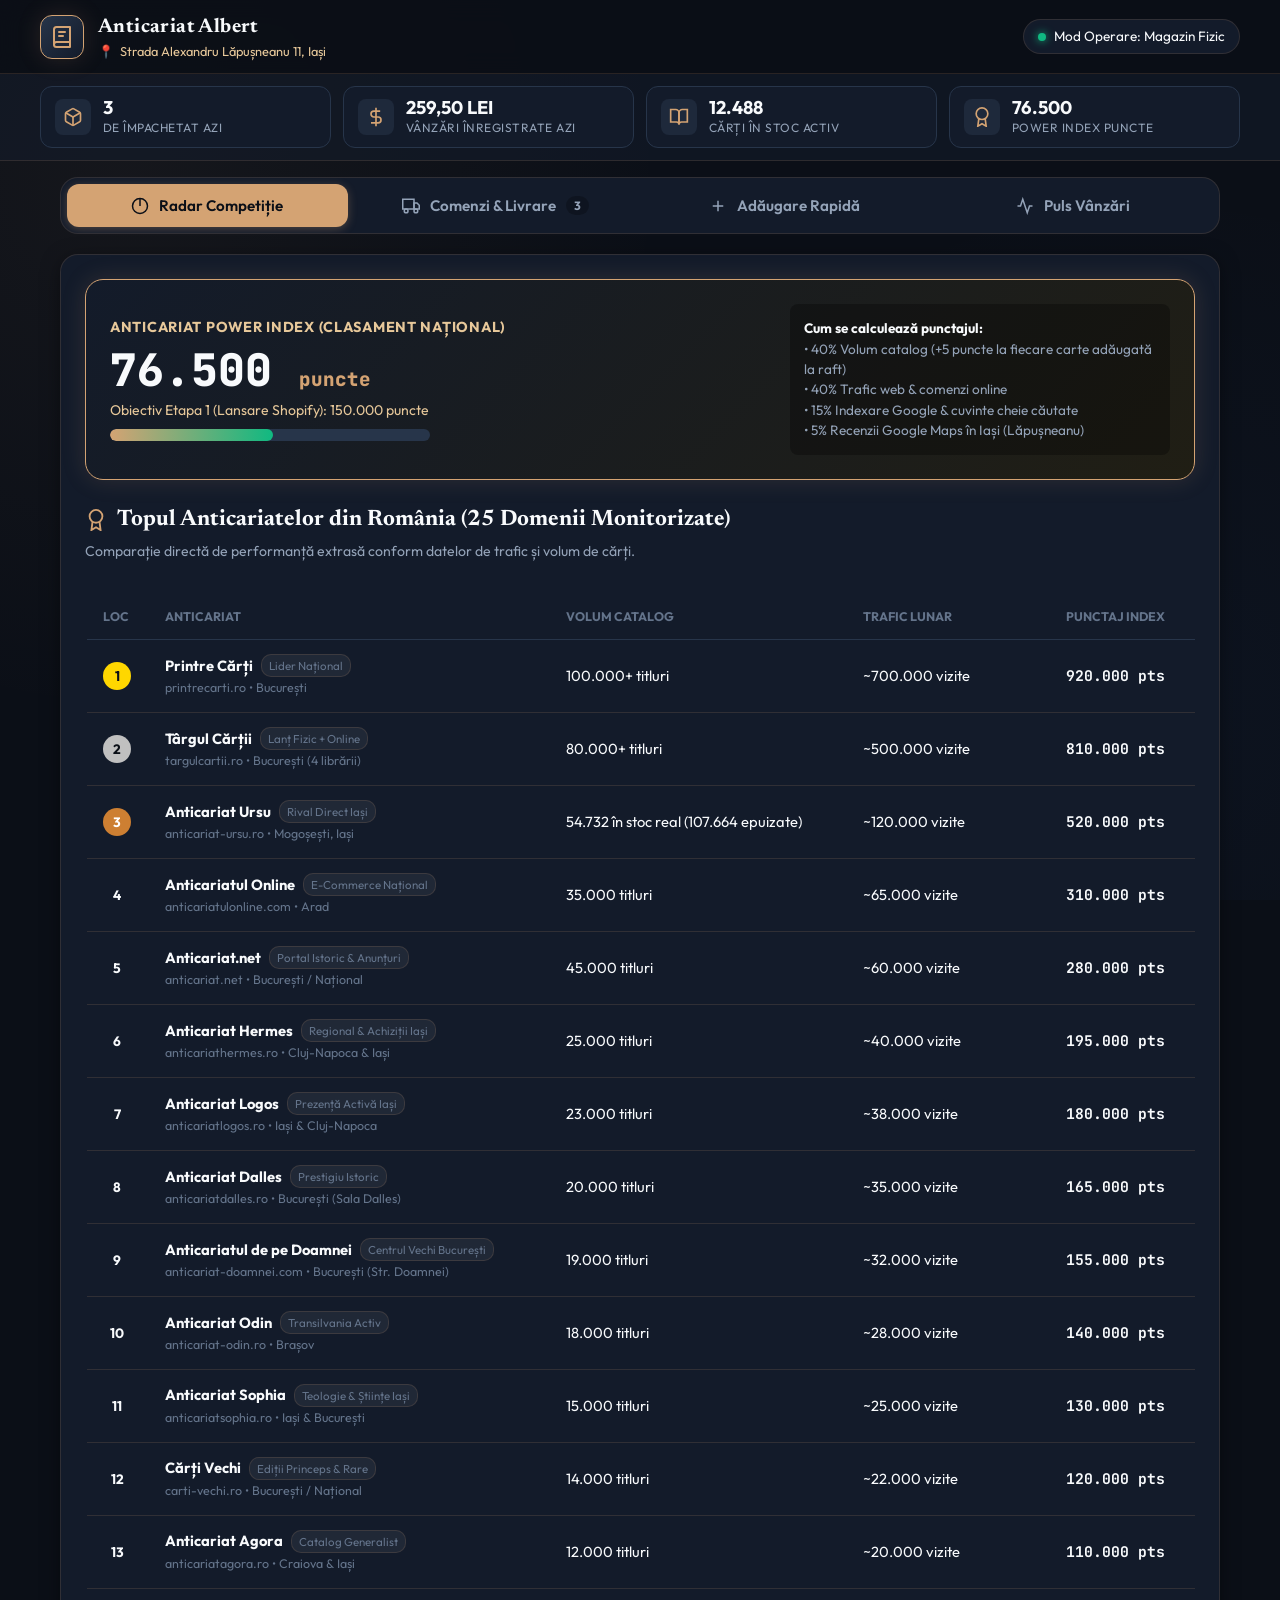
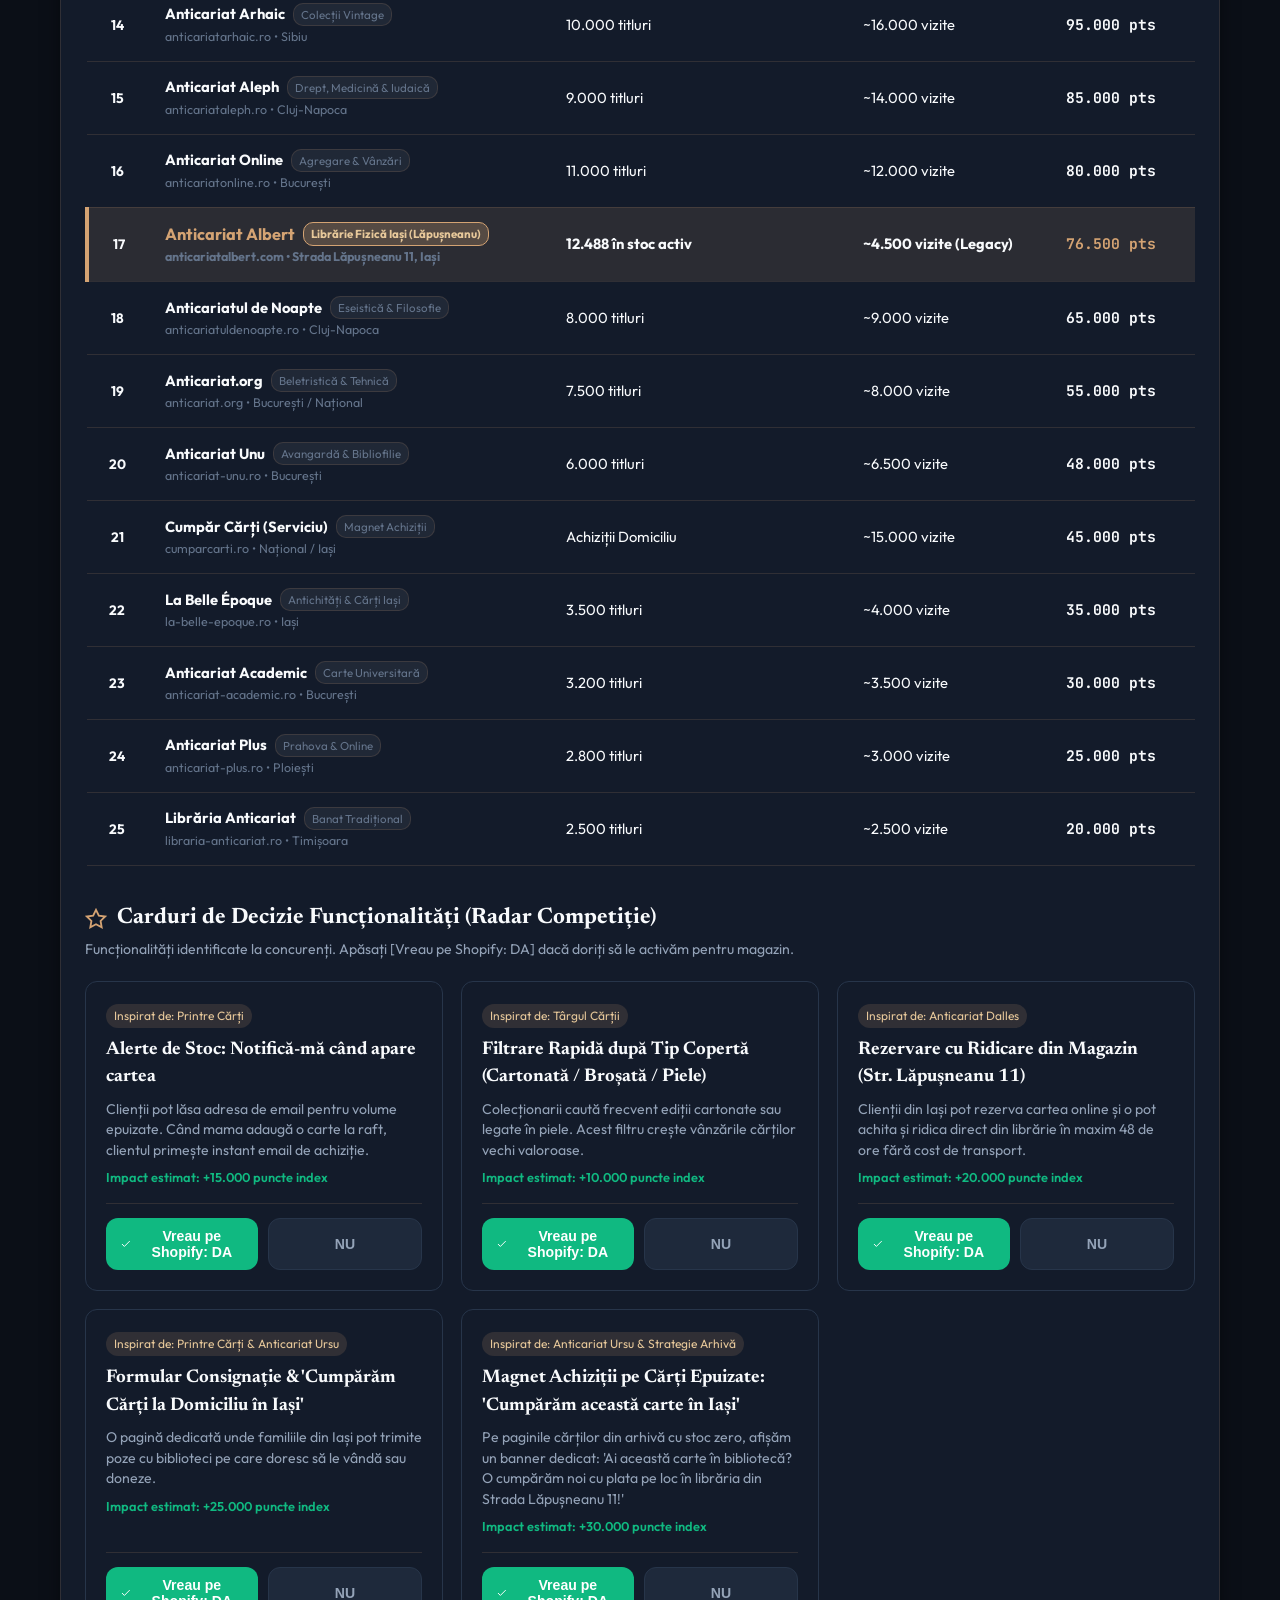
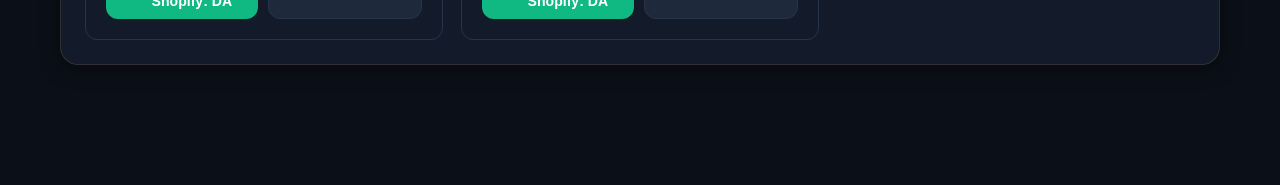
<file: portal/index.html>
<!DOCTYPE html>
<html lang="ro">
<head>
  <meta charset="UTF-8">
  <meta name="viewport" content="width=device-width, initial-scale=1.0, maximum-scale=1.0, user-scalable=no">
  <title>Portal Operativ - Anticariat Albert Iași</title>
  <meta name="description" content="Panou de control operativ zilnic pentru împachetare comenzi, curierat și adăugare cărți noi la raft - Anticariat Albert Iași.">

  <!-- Google Fonts: Editorial Serif + Modern UI Sans + Monospace -->
  <link rel="preconnect" href="https://fonts.googleapis.com">
  <link rel="preconnect" href="https://fonts.gstatic.com" crossorigin>
  <link href="https://fonts.googleapis.com/css2?family=JetBrains+Mono:wght@500;700;800&family=Newsreader:ital,opsz,wght@0,6..72,500;0,6..72,700;1,6..72,500&family=Outfit:wght@400;500;600;700;800&display=swap" rel="stylesheet">

  <link rel="stylesheet" href="css/portal.css?v=20261003_v4">
</head>
<body>

  <!-- Top Operator Header -->
  <header class="top-header">
    <div class="header-container">
      <div class="brand-wrapper">
        <div class="brand-logo-badge" title="Anticariat Albert">
          <svg width="24" height="24" viewBox="0 0 24 24" fill="none" stroke="currentColor" stroke-width="2" stroke-linecap="round" stroke-linejoin="round">
            <path d="M4 19.5A2.5 2.5 0 0 1 6.5 17H20"></path>
            <path d="M6.5 2H20v20H6.5A2.5 2.5 0 0 1 4 19.5v-15A2.5 2.5 0 0 1 6.5 2z"></path>
            <line x1="9" y1="7" x2="15" y2="7"></line>
            <line x1="9" y1="11" x2="13" y2="11"></line>
          </svg>
        </div>
        <div class="brand-info">
          <h1>Anticariat Albert</h1>
          <div class="shop-subline">
            <span class="location-pin">📍</span>
            <span>Strada Alexandru Lăpușneanu 11, Iași</span>
          </div>
        </div>
      </div>

      <div class="header-actions">
        <div class="operator-badge">
          <span class="status-dot"></span>
          <span>Mod Operare: Magazin Fizic</span>
        </div>
      </div>
    </div>
  </header>

  <!-- Quick Metrics Bar -->
  <section class="metrics-strip">
    <div class="metrics-container">
      <div class="metric-pill">
        <div class="metric-icon-box">
          <svg width="20" height="20" viewBox="0 0 24 24" fill="none" stroke="currentColor" stroke-width="2">
            <path d="M21 16V8a2 2 0 0 0-1-1.73l-7-4a2 2 0 0 0-2 0l-7 4A2 2 0 0 0 3 8v8a2 2 0 0 0 1 1.73l7 4a2 2 0 0 0 2 0l7-4A2 2 0 0 0 21 16z"></path>
            <polyline points="3.27 6.96 12 12.01 20.73 6.96"></polyline>
            <line x1="12" y1="22.08" x2="12" y2="12"></line>
          </svg>
        </div>
        <div class="metric-data">
          <div class="metric-value" id="metricOrdersToday">3</div>
          <div class="metric-label">De Împachetat Azi</div>
        </div>
      </div>

      <div class="metric-pill">
        <div class="metric-icon-box">
          <svg width="20" height="20" viewBox="0 0 24 24" fill="none" stroke="currentColor" stroke-width="2">
            <line x1="12" y1="1" x2="12" y2="23"></line>
            <path d="M17 5H9.5a3.5 3.5 0 0 0 0 7h5a3.5 3.5 0 0 1 0 7H6"></path>
          </svg>
        </div>
        <div class="metric-data">
          <div class="metric-value">259,50 LEI</div>
          <div class="metric-label">Vânzări Înregistrate Azi</div>
        </div>
      </div>

      <div class="metric-pill">
        <div class="metric-icon-box">
          <svg width="20" height="20" viewBox="0 0 24 24" fill="none" stroke="currentColor" stroke-width="2">
            <path d="M2 3h6a4 4 0 0 1 4 4v14a3 3 0 0 0-3-3H2z"></path>
            <path d="M22 3h-6a4 4 0 0 0-4 4v14a3 3 0 0 1 3-3h7z"></path>
          </svg>
        </div>
        <div class="metric-data">
          <div class="metric-value">12.488</div>
          <div class="metric-label">Cărți în Stoc Activ</div>
        </div>
      </div>

      <div class="metric-pill">
        <div class="metric-icon-box">
          <svg width="20" height="20" viewBox="0 0 24 24" fill="none" stroke="currentColor" stroke-width="2">
            <circle cx="12" cy="8" r="7"></circle>
            <polyline points="8.21 13.89 7 23 12 20 17 23 15.79 13.88"></polyline>
          </svg>
        </div>
        <div class="metric-data">
          <div class="metric-value" id="albertPowerScore">76.500</div>
          <div class="metric-label">Power Index Puncte</div>
        </div>
      </div>
    </div>
  </section>

  <!-- Navigation View Switcher -->
  <nav class="nav-section">
    <div class="nav-tabs">
      <button class="nav-tab-btn active" data-tab="tabRadar">
        <svg width="18" height="18" viewBox="0 0 24 24" fill="none" stroke="currentColor" stroke-width="2">
          <circle cx="12" cy="12" r="10"></circle>
          <line x1="12" y1="2" x2="12" y2="12"></line>
        </svg>
        <span>Radar Competiție</span>
      </button>

      <button class="nav-tab-btn" data-tab="tabOrders">
        <svg width="18" height="18" viewBox="0 0 24 24" fill="none" stroke="currentColor" stroke-width="2">
          <rect x="1" y="3" width="15" height="13"></rect>
          <polygon points="16 8 20 8 23 11 23 16 16 16 16 8"></polygon>
          <circle cx="5.5" cy="18.5" r="2.5"></circle>
          <circle cx="18.5" cy="18.5" r="2.5"></circle>
        </svg>
        <span>Comenzi & Livrare</span>
        <span class="tab-badge" id="badgeOrdersPending">3</span>
      </button>

      <button class="nav-tab-btn" data-tab="tabIngestion">
        <svg width="18" height="18" viewBox="0 0 24 24" fill="none" stroke="currentColor" stroke-width="2">
          <line x1="12" y1="5" x2="12" y2="19"></line>
          <line x1="5" y1="12" x2="19" y2="12"></line>
        </svg>
        <span>Adăugare Rapidă</span>
      </button>

      <button class="nav-tab-btn" data-tab="tabPulse">
        <svg width="18" height="18" viewBox="0 0 24 24" fill="none" stroke="currentColor" stroke-width="2">
          <polyline points="22 12 18 12 15 21 9 3 6 12 2 12"></polyline>
        </svg>
        <span>Puls Vânzări</span>
      </button>
    </div>
  </nav>

  <!-- Main Content Container -->
  <main class="main-content">

    <!-- 1. Competitor Radar & Approval Cards Pane (Default Landing View) -->
    <section id="tabRadar" class="tab-pane active">
      <div class="portal-card">
        <!-- Power Index Hero -->
        <div class="power-index-hero">
          <div class="gauge-data">
            <h3>Anticariat Power Index (Clasament Național)</h3>
            <div class="score-big" id="powerHeroScore">76.500 <span style="font-size: 1.2rem; color: var(--accent-gold);">puncte</span></div>
            <p style="font-size: 0.88rem; color: var(--accent-gold-light);">
              Obiectiv Etapa 1 (Lansare Shopify): 150.000 puncte
            </p>
            <div class="progress-track">
              <div class="progress-fill" id="powerProgressFill"></div>
            </div>
          </div>

          <div style="max-width: 380px; font-size: 0.85rem; color: var(--text-muted); background: rgba(0,0,0,0.3); padding: 14px; border-radius: 8px;">
            <strong style="color: var(--text-main);">Cum se calculează punctajul:</strong><br>
            • 40% Volum catalog (+5 puncte la fiecare carte adăugată la raft)<br>
            • 40% Trafic web & comenzi online<br>
            • 15% Indexare Google & cuvinte cheie căutate<br>
            • 5% Recenzii Google Maps în Iași (Lăpușneanu)
          </div>
        </div>

        <!-- Leaderboard Table -->
        <div class="card-header-bar" style="margin-top: 24px;">
          <div class="card-title-group">
            <h2>
              <svg width="22" height="22" viewBox="0 0 24 24" fill="none" stroke="var(--accent-gold)" stroke-width="2">
                <circle cx="12" cy="8" r="7"></circle>
                <polyline points="8.21 13.89 7 23 12 20 17 23 15.79 13.88"></polyline>
              </svg>
              Topul Anticariatelor din România (25 Domenii Monitorizate)
            </h2>
            <p>Comparație directă de performanță extrasă conform datelor de trafic și volum de cărți.</p>
          </div>
        </div>

        <div style="overflow-x: auto;">
          <table class="leaderboard-table">
            <thead>
              <tr>
                <th>Loc</th>
                <th>Anticariat</th>
                <th>Volum Catalog</th>
                <th>Trafic Lunar</th>
                <th>Punctaj Index</th>
              </tr>
            </thead>
            <tbody id="leaderboardTableBody">
              <!-- Rendered dynamically -->
            </tbody>
          </table>
        </div>

        <!-- Feature Radar Cards -->
        <div class="card-header-bar" style="margin-top: 36px;">
          <div class="card-title-group">
            <h2>
              <svg width="22" height="22" viewBox="0 0 24 24" fill="none" stroke="var(--accent-gold)" stroke-width="2">
                <polygon points="12 2 15.09 8.26 22 9.27 17 14.14 18.18 21.02 12 17.77 5.82 21.02 7 14.14 2 9.27 8.91 8.26 12 2"></polygon>
              </svg>
              Carduri de Decizie Funcționalități (Radar Competiție)
            </h2>
            <p>Funcționalități identificate la concurenți. Apăsați [Vreau pe Shopify: DA] dacă doriți să le activăm pentru magazin.</p>
          </div>
        </div>

        <div class="radar-grid" id="featureRadarGrid">
          <!-- Rendered dynamically -->
        </div>
      </div>
    </section>

    <!-- 2. Orders and Packing Pane -->
    <section id="tabOrders" class="tab-pane">
      <div class="portal-card">
        <div class="card-header-bar">
          <div class="card-title-group">
            <h2>
              <svg width="22" height="22" viewBox="0 0 24 24" fill="none" stroke="var(--accent-gold)" stroke-width="2">
                <path d="M21 16V8a2 2 0 0 0-1-1.73l-7-4a2 2 0 0 0-2 0l-7 4A2 2 0 0 0 3 8v8a2 2 0 0 0 1 1.73l7 4a2 2 0 0 0 2 0l7-4A2 2 0 0 0 21 16z"></path>
              </svg>
              Comenzi în Așteptare de Împachetare
            </h2>
            <p>Verificați titlul și codul de sticker, culegeți cartea din raftul indicat, bifați căsuța și generați AWB-ul.</p>
          </div>
        </div>

        <div id="ordersList" class="orders-container">
          <!-- Populated dynamically by JavaScript -->
        </div>
      </div>
    </section>

    <!-- 2. Fast Book Ingestion Pane (<30s) -->
    <section id="tabIngestion" class="tab-pane">
      <div class="portal-card">
        <div class="card-header-bar">
          <div class="card-title-group">
            <h2>
              <svg width="22" height="22" viewBox="0 0 24 24" fill="none" stroke="var(--accent-gold)" stroke-width="2">
                <path d="M4 19.5A2.5 2.5 0 0 1 6.5 17H20"></path>
                <path d="M6.5 2H20v20H6.5A2.5 2.5 0 0 1 4 19.5v-15A2.5 2.5 0 0 1 6.5 2z"></path>
              </svg>
              Recepție & Adăugare Rapidă Carte (<30 Secunde)
            </h2>
            <p>Tastează primele litere din titlu sau autor pentru autocompletare imediată din baza de date.</p>
          </div>

          <div style="font-size: 0.85rem; color: var(--text-muted);">
            Cărți adăugate în această sesiune: <strong id="ingestedCounter" style="color: var(--accent-gold); font-size: 1.1rem;">0</strong>
          </div>
        </div>

        <!-- Shelf Lock Sticky Banner -->
        <div class="shelf-lock-banner">
          <div class="shelf-lock-info">
            <svg width="24" height="24" viewBox="0 0 24 24" fill="none" stroke="currentColor" stroke-width="2">
              <rect x="3" y="3" width="18" height="18" rx="2" ry="2"></rect>
              <line x1="3" y1="9" x2="21" y2="9"></line>
              <line x1="9" y1="21" x2="9" y2="9"></line>
            </svg>
            <div>
              <div style="font-size: 0.8rem; color: #93c5fd; text-transform: uppercase; font-weight: 700;">Raft Activ Blocat</div>
              <div style="font-size: 0.88rem;">Toate cărțile scanate vor primi automat această coordonată:</div>
            </div>
          </div>
          <div style="display: flex; align-items: center; gap: 10px;">
            <span class="shelf-current-tag" id="shelfLockTag">C1-R04-S2</span>
            <button class="btn-secondary" id="btnChangeShelf" style="padding: 6px 12px; font-size: 0.82rem;">
              Schimbă Raftul
            </button>
          </div>
        </div>

        <form id="bookIngestForm" onsubmit="return false;">
          <div class="ingest-grid">
            <!-- Left Column: Bibliographic Details -->
            <div>
              <div class="form-group" id="titleFormGroup">
                <label for="inputBookTitle">Titlu Carte (Căutare / Autocompletare)</label>
                <input 
                  type="text" 
                  id="inputBookTitle" 
                  class="input-box" 
                  placeholder="Ex: Istoria credintelor sau Morometii..." 
                  autocomplete="off"
                />
                <div id="autocompleteList" class="autocomplete-dropdown"></div>
              </div>

              <div class="form-group">
                <label for="inputBookAuthor">Autor / Autori</label>
                <input type="text" id="inputBookAuthor" class="input-box" placeholder="Ex: Mircea Eliade" />
              </div>

              <div style="display: grid; grid-template-columns: 2fr 1fr; gap: 12px;">
                <div class="form-group">
                  <label for="inputBookPublisher">Editură</label>
                  <input type="text" id="inputBookPublisher" class="input-box" placeholder="Ex: Minerva" />
                </div>
                <div class="form-group">
                  <label for="inputBookYear">An Apariție</label>
                  <input type="number" id="inputBookYear" class="input-box" placeholder="Ex: 1978" />
                </div>
              </div>

              <div style="display: grid; grid-template-columns: 1fr 1fr; gap: 12px;">
                <div class="form-group">
                  <label for="selectBookBinding">Tip Legătură</label>
                  <select id="selectBookBinding" class="input-box">
                    <option value="Cartonata">Cartonată (Copertă tare)</option>
                    <option value="Brosata" selected>Broșată (Copertă flexibilă)</option>
                    <option value="Panza">Pânză</option>
                    <option value="Piele">Piele</option>
                    <option value="Necunoscut">Necunoscut</option>
                  </select>
                </div>
                <div class="form-group">
                  <label for="inputBookPages">Număr Pagini</label>
                  <input type="number" id="inputBookPages" class="input-box" placeholder="Ex: 340" />
                </div>
              </div>
            </div>

            <!-- Right Column: Condition, Price, Photo -->
            <div>
              <div class="form-group">
                <label>Stare Fizică Exemplar</label>
                <div class="chips-selector" id="conditionChips">
                  <span class="chip-option" data-value="Foarte buna">Foarte bună</span>
                  <span class="chip-option selected" data-value="Buna">Bună</span>
                  <span class="chip-option" data-value="Acceptabila">Acceptabilă</span>
                  <span class="chip-option" data-value="Anticariat / Uzata">Anticariat / Uzată</span>
                </div>
              </div>

              <div class="form-group">
                <label>Defecte / Mențiuni (Selectați dacă există)</label>
                <div class="chips-selector" id="flawChips">
                  <span class="chip-option" data-value="Fără supracopertă">Fără supracopertă</span>
                  <span class="chip-option" data-value="Sublinieri creion">Sublinieri creion</span>
                  <span class="chip-option" data-value="Ușoară pată">Ușoară pată</span>
                  <span class="chip-option" data-value="Cotot uzat">Cotot uzat</span>
                  <span class="chip-option" data-value="Pagini îngălbenite">Pagini îngălbenite</span>
                  <span class="chip-option" data-value="Ștampilă fost proprietar">Ștampilă fost proprietar</span>
                </div>
              </div>

              <div class="form-group">
                <label for="inputBookPrice">Preț de Vânzare (RON)</label>
                <input 
                  type="number" 
                  step="0.5" 
                  id="inputBookPrice" 
                  class="input-box" 
                  placeholder="Ex: 35.00" 
                  style="font-family: var(--font-mono); font-size: 1.25rem; font-weight: 700; color: var(--accent-gold);"
                />
              </div>

              <div class="form-group">
                <label>Fotografie Copertă (Cameră / Fișier)</label>
                <div style="display: flex; gap: 12px; align-items: center;">
                  <label class="btn-secondary" style="cursor: pointer;">
                    <svg width="18" height="18" viewBox="0 0 24 24" fill="none" stroke="currentColor" stroke-width="2">
                      <path d="M23 19a2 2 0 0 1-2 2H3a2 2 0 0 1-2-2V8a2 2 0 0 1 2-2h4l2-3h6l2 3h4a2 2 0 0 1 2 2z"></path>
                      <circle cx="12" cy="13" r="4"></circle>
                    </svg>
                    Fă Poză cu Telefonul
                    <input type="file" id="photoInput" accept="image/*" capture="environment" style="display: none;" />
                  </label>
                  <img id="photoPreview" alt="Previzualizare" style="width: 50px; height: 50px; object-fit: cover; border-radius: 6px; display: none; border: 1px solid var(--accent-gold);" />
                </div>
              </div>

              <div style="margin-top: 24px;">
                <button type="button" class="btn-primary" id="btnSaveBook" style="width: 100%; justify-content: center; font-size: 1.05rem;">
                  <svg width="20" height="20" viewBox="0 0 24 24" fill="none" stroke="currentColor" stroke-width="2">
                    <polyline points="6 9 6 2 18 2 18 9"></polyline>
                    <path d="M6 18H4a2 2 0 0 1-2-2v-5a2 2 0 0 1 2-2h16a2 2 0 0 1 2 2v5a2 2 0 0 1-2 2h-2"></path>
                    <rect x="6" y="14" width="12" height="8"></rect>
                  </svg>
                  Salvează & Tipărește Sticker Raft
                </button>
              </div>
            </div>
          </div>
        </form>
      </div>
    </section>

    <!-- 3. Sales Pulse Pane -->
    <section id="tabPulse" class="tab-pane">
      <div class="portal-card">
        <div class="card-header-bar">
          <div class="card-title-group">
            <h2>
              <svg width="22" height="22" viewBox="0 0 24 24" fill="none" stroke="var(--accent-gold)" stroke-width="2">
                <polyline points="22 12 18 12 15 21 9 3 6 12 2 12"></polyline>
              </svg>
              Puls Vânzări & Activitate Reală
            </h2>
            <p>Performanță financiară calculată pe baza comenzilor reale din magazin și online.</p>
          </div>
        </div>

        <div style="display: grid; grid-template-columns: repeat(auto-fit, minmax(260px, 1fr)); gap: 16px; margin-bottom: 24px;">
          <div style="background: var(--bg-input); padding: 18px; border-radius: var(--radius-md); border: 1px solid var(--border-solid);">
            <div style="font-size: 0.8rem; color: var(--text-muted); text-transform: uppercase;">Încasări Luna Curentă</div>
            <div style="font-family: var(--font-mono); font-size: 1.8rem; font-weight: 800; color: #f8fafc; margin: 6px 0;">3.140,00 RON</div>
            <div style="font-size: 0.82rem; color: var(--status-green);">42 comenzi finalizate</div>
          </div>

          <div style="background: var(--bg-input); padding: 18px; border-radius: var(--radius-md); border: 1px solid var(--border-solid);">
            <div style="font-size: 0.8rem; color: var(--text-muted); text-transform: uppercase;">Valoare Medie Comandă (AOV)</div>
            <div style="font-family: var(--font-mono); font-size: 1.8rem; font-weight: 800; color: var(--accent-gold); margin: 6px 0;">74,76 RON</div>
            <div style="font-size: 0.82rem; color: var(--text-dim);">Media tipică: 2-3 cărți / colet</div>
          </div>

          <div style="background: var(--bg-input); padding: 18px; border-radius: var(--radius-md); border: 1px solid var(--border-solid);">
            <div style="font-size: 0.8rem; color: var(--text-muted); text-transform: uppercase;">Stoc Total Activ</div>
            <div style="font-family: var(--font-mono); font-size: 1.8rem; font-weight: 800; color: #60a5fa; margin: 6px 0;">12.488 cărți</div>
            <div style="font-size: 0.82rem; color: var(--text-dim);">Preț mediu stoc: 19,71 RON</div>
          </div>
        </div>

        <div style="background: #172033; padding: 18px; border-radius: var(--radius-md); border-left: 4px solid var(--accent-gold);">
          <h4 style="font-family: var(--font-serif); font-size: 1.1rem; color: var(--accent-gold-light); margin-bottom: 6px;">
            Notă privind noul magazin Shopify
          </h4>
          <p style="font-size: 0.88rem; color: var(--text-muted); line-height: 1.5;">
            Odată finalizată migrarea catalogului pe Shopify cu imagini HD pe fundal alb curat și filtre inteligente de căutare, estimarea de creștere a volumului lunar este de la 20-70 comenzi/lună către 150-250 comenzi/lună, beneficiind de istoricul solid de 15 ani al brandului Anticariat Albert în Iași.
          </p>
        </div>
      </div>
    </section>

  </main>

  <!-- Interactive Modal Dialogue -->
  <div class="modal-overlay" id="modalOverlay">
    <div class="modal-box">
      <div class="modal-header">
        <div id="modalTitle"></div>
        <button class="modal-close-btn" id="modalCloseBtn">&times;</button>
      </div>
      <div id="modalBody"></div>
    </div>
  </div>

  <!-- Toast Notification Container -->
  <div class="toast-container" id="toastContainer"></div>

  <!-- Application Bootstrap -->
  <script type="module" src="js/app.js?v=20261003_v4"></script>
</body>
</html>
</file>
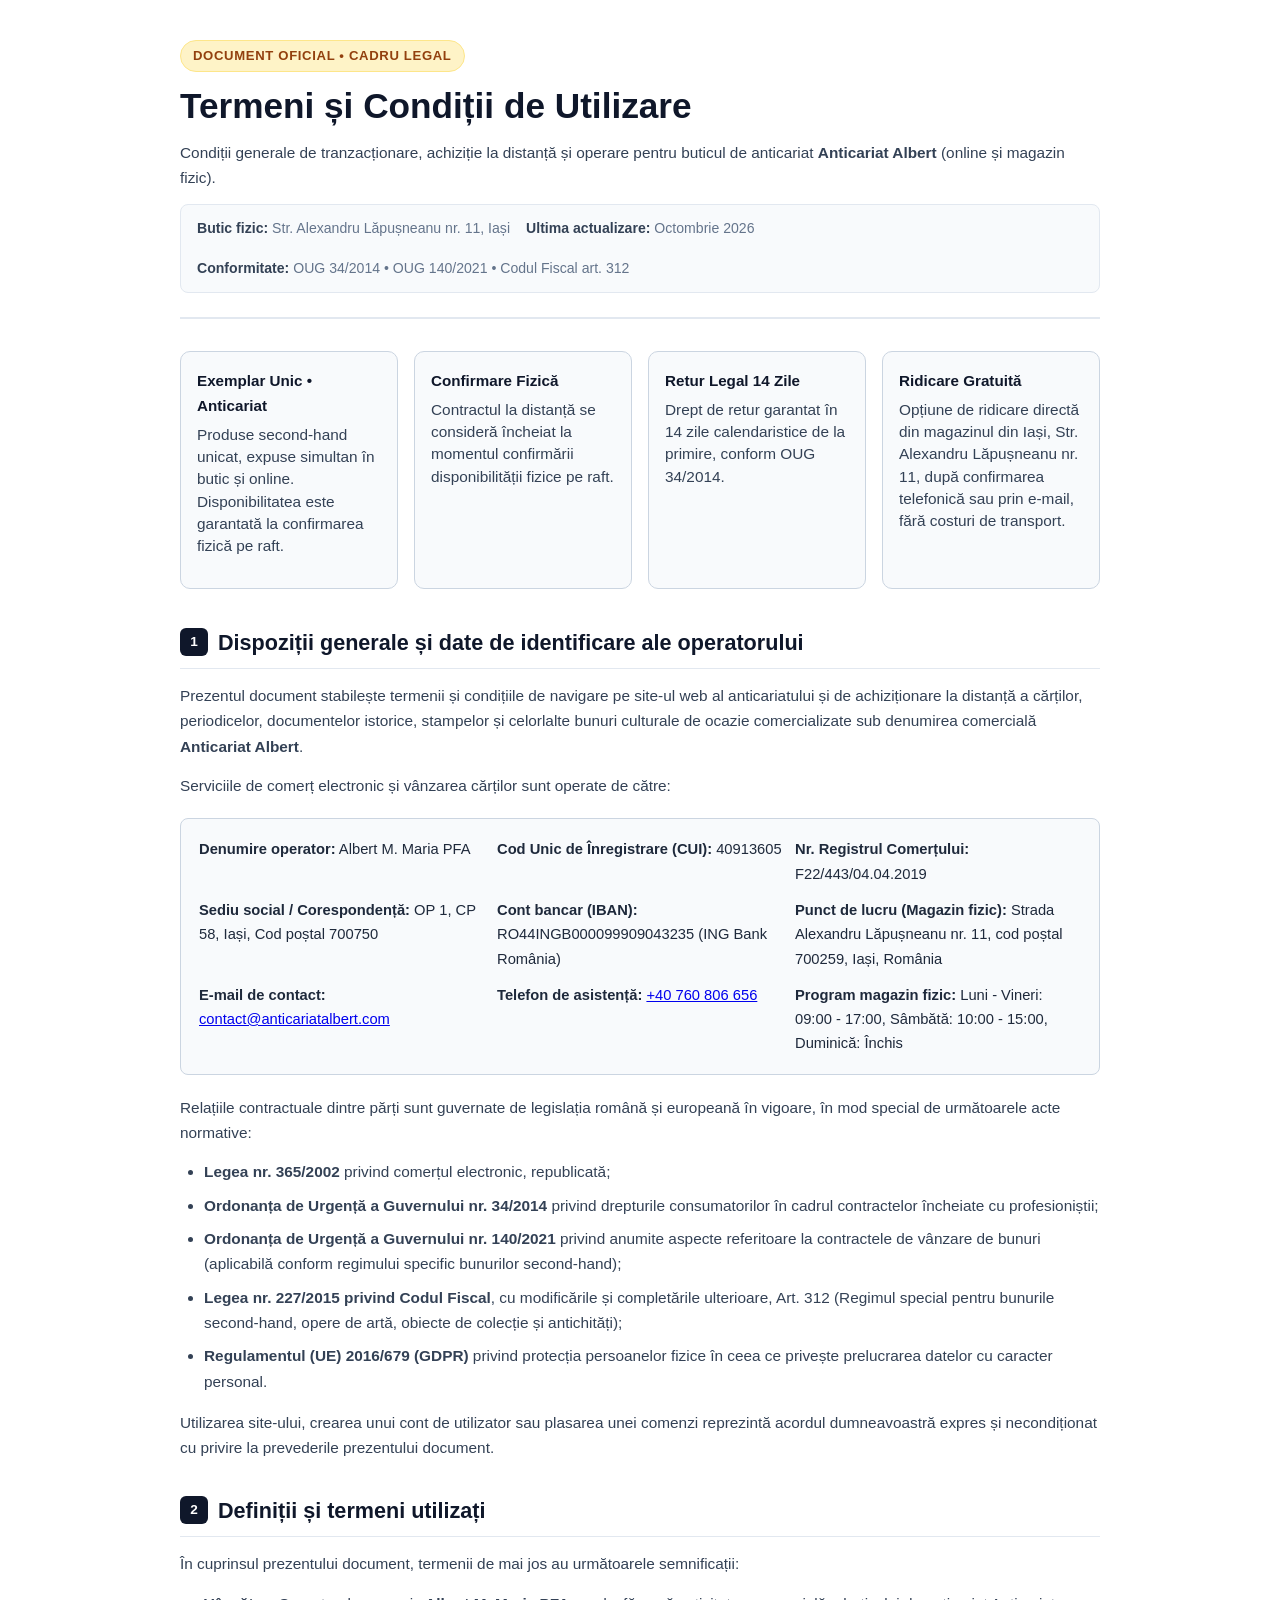
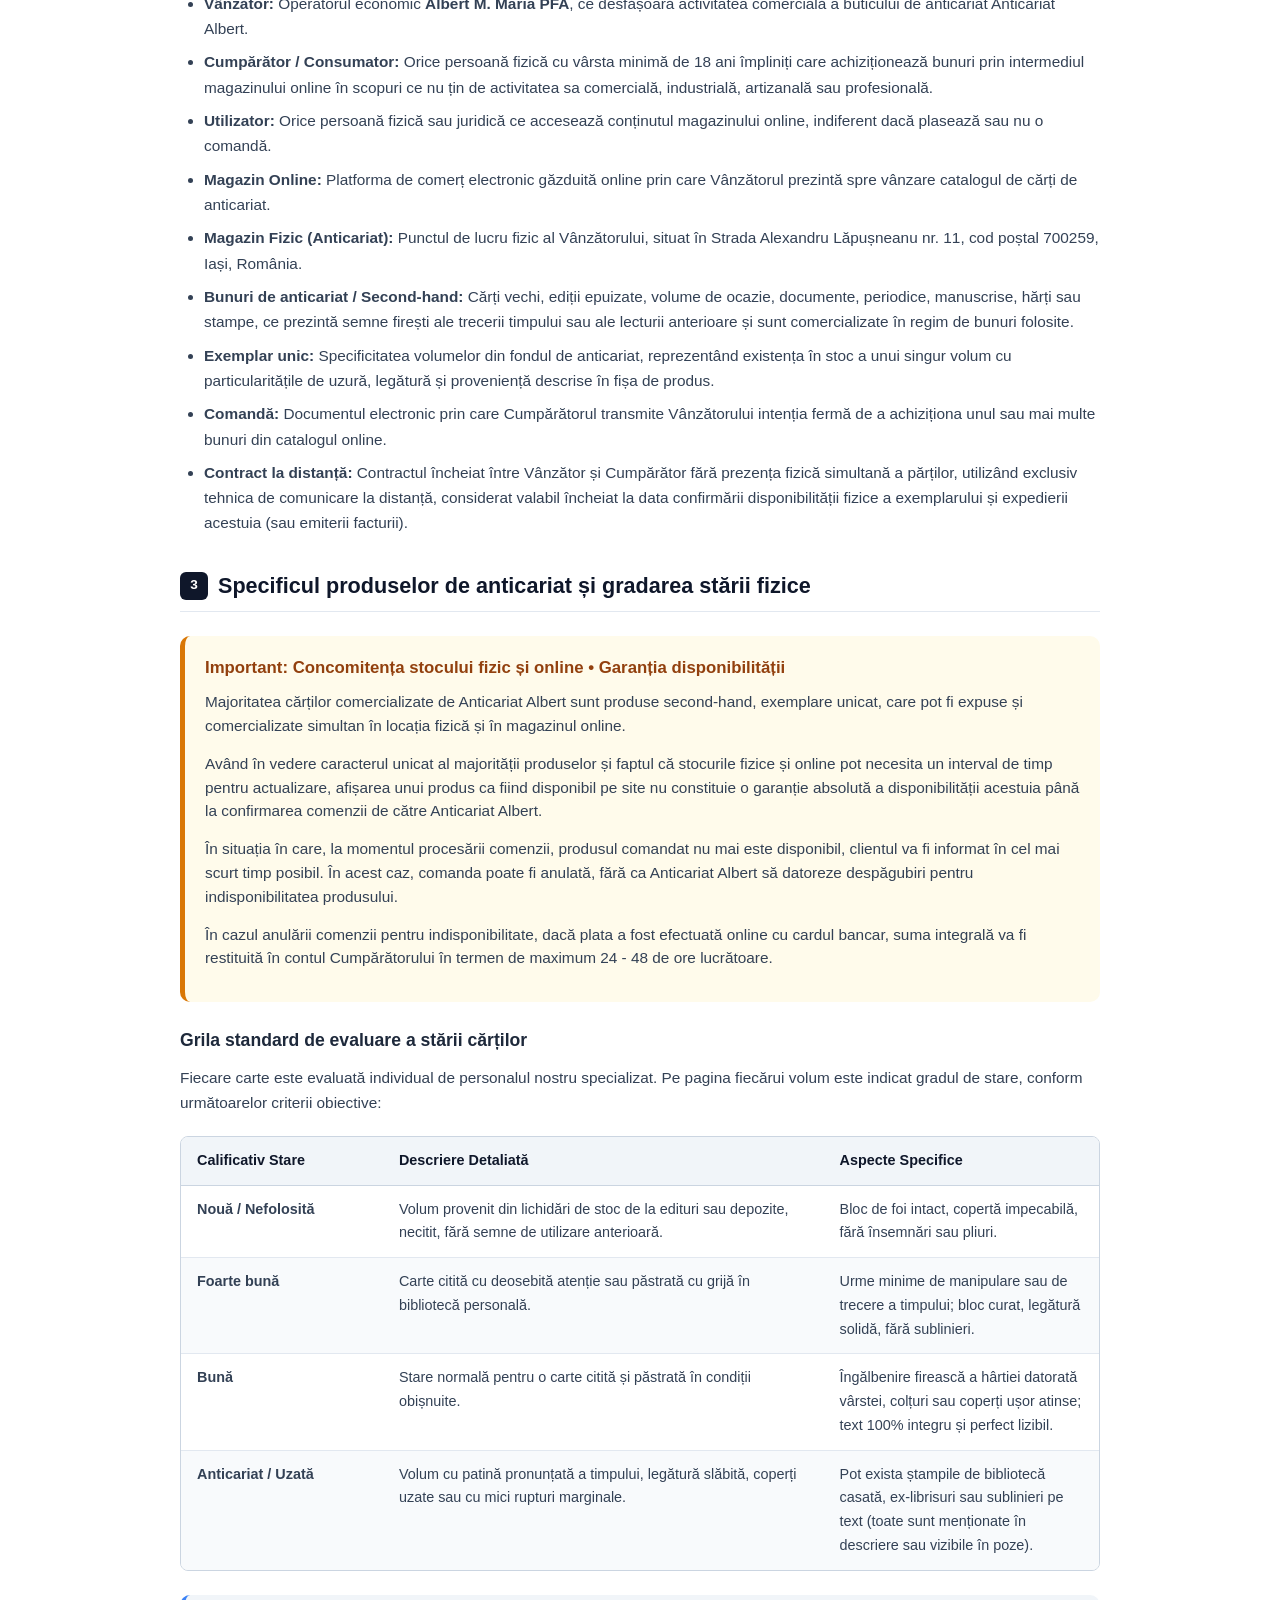
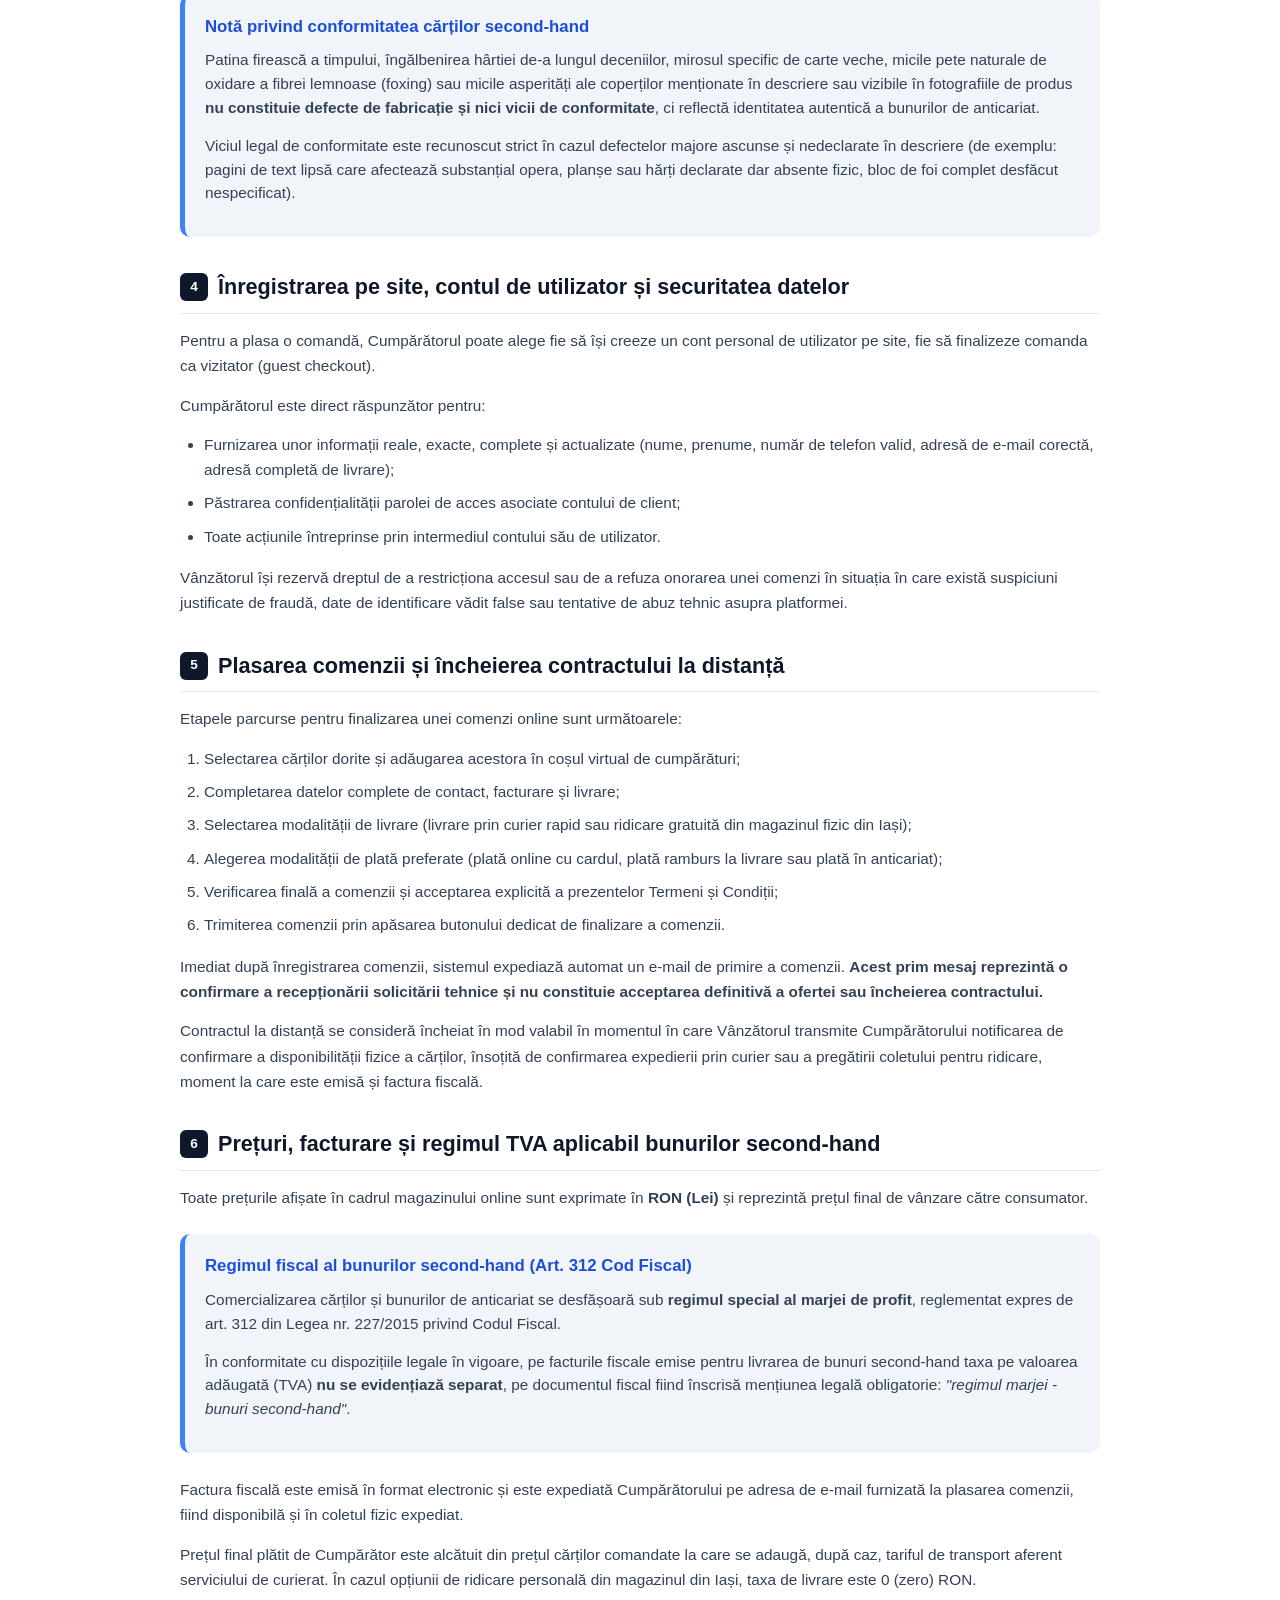
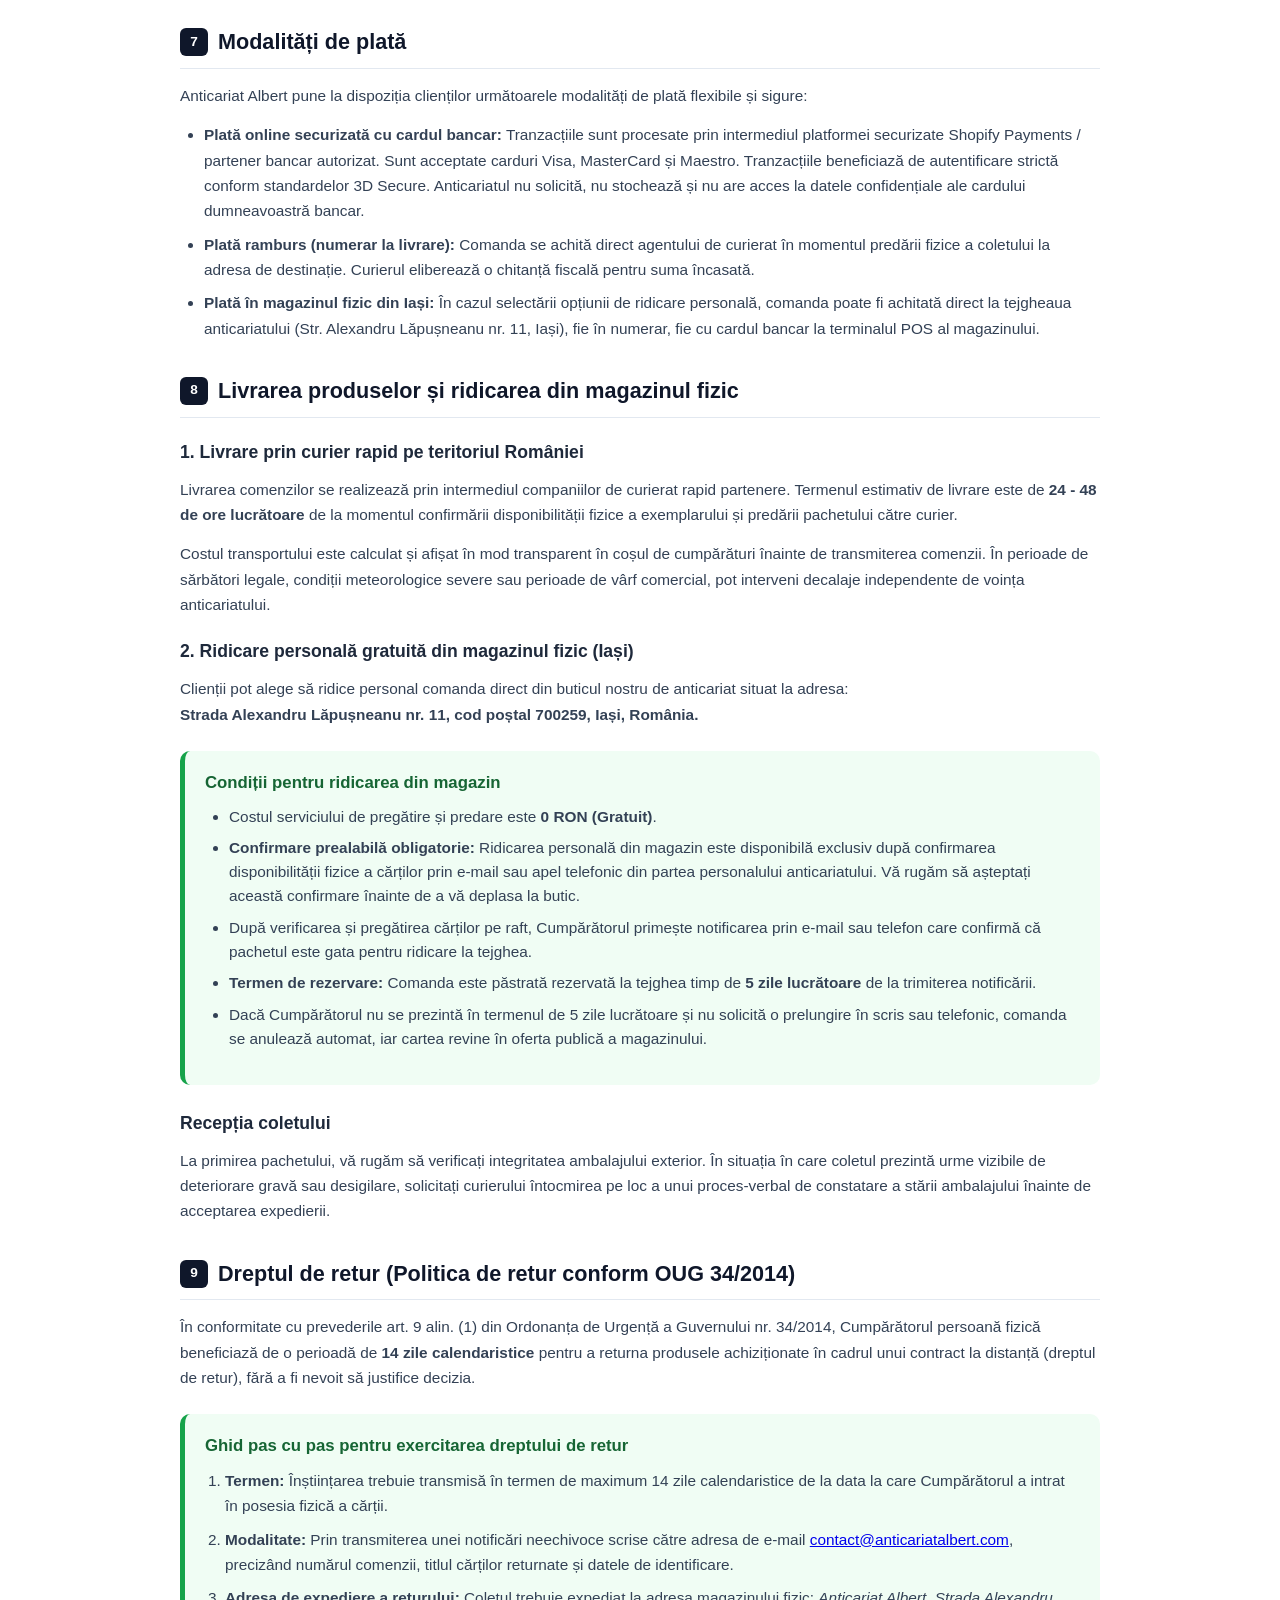
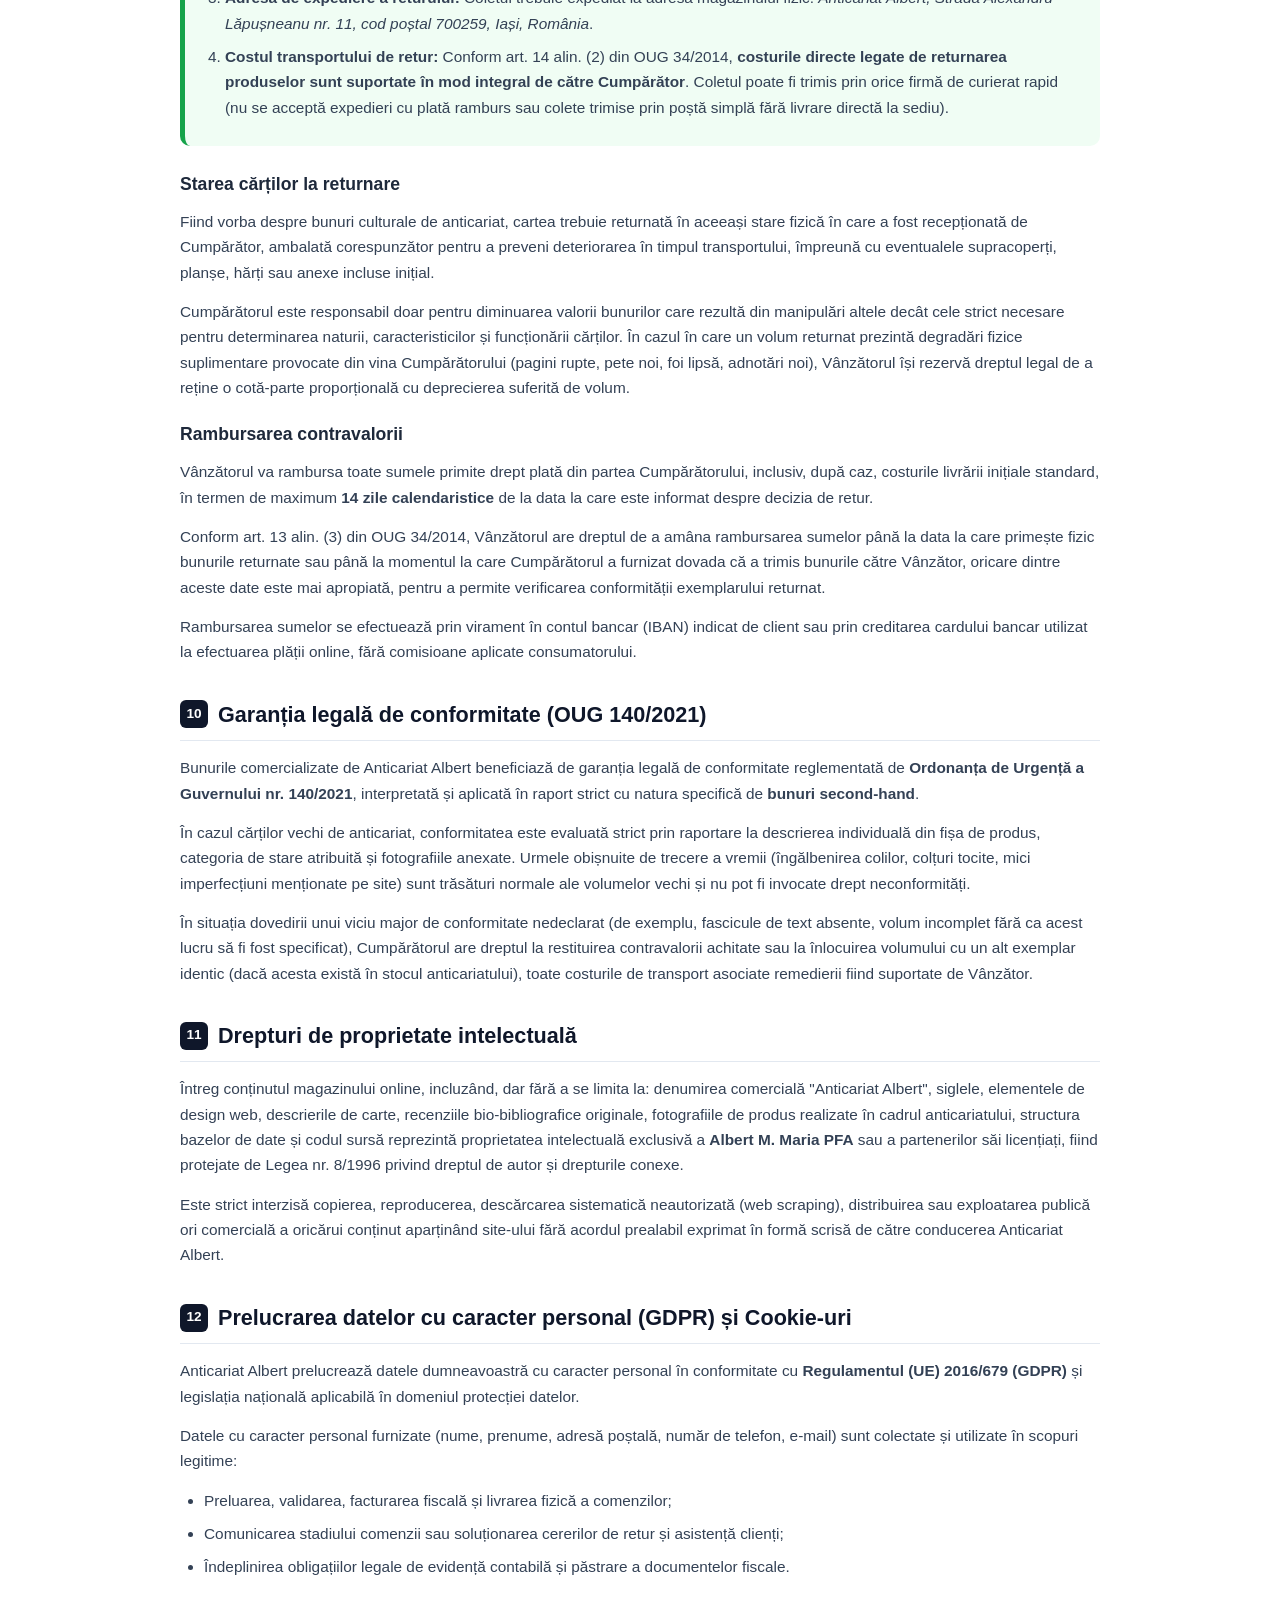
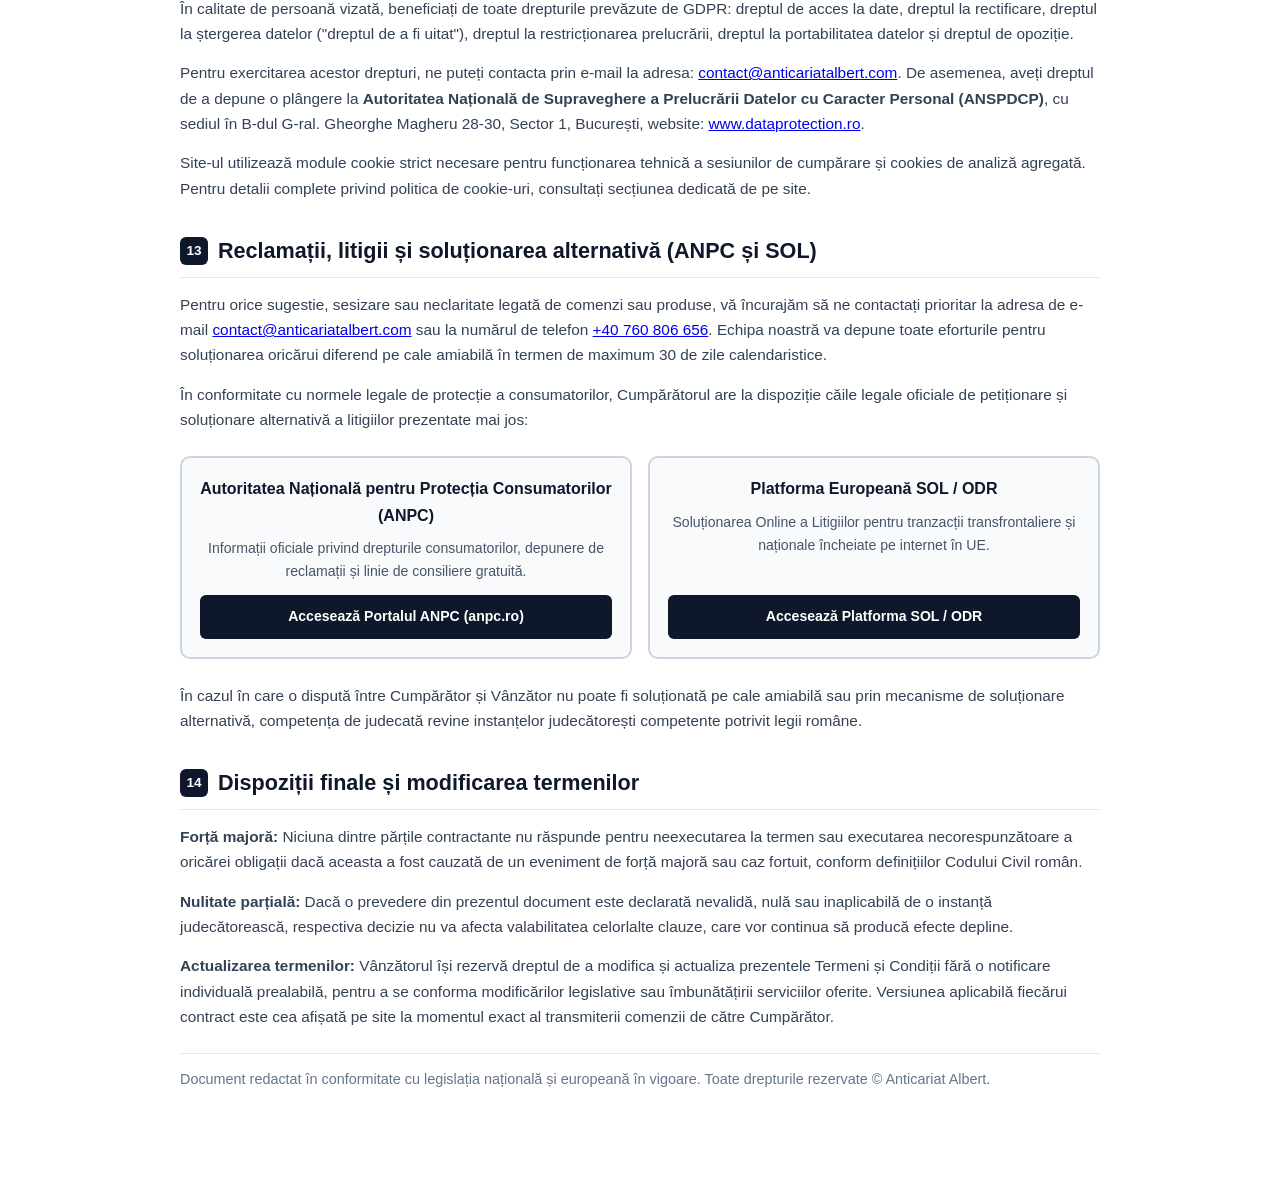
<file: anticariat_termeni_si_conditii.html>
<!DOCTYPE html>
<html lang="ro">
<head>
  <meta charset="UTF-8">
  <meta name="viewport" content="width=device-width, initial-scale=1.0">
  <title>Termeni și Condiții - Anticariat Albert</title>
  <style>
    .anticariat-legal-doc {
      font-family: -apple-system, BlinkMacSystemFont, "Segoe UI", Roboto, Helvetica, Arial, sans-serif;
      color: #1e293b;
      background-color: #ffffff;
      line-height: 1.65;
      max-width: 920px;
      margin: 0 auto;
      padding: 32px 20px 60px 20px;
    }

    .anticariat-legal-doc * {
      box-sizing: border-box;
    }

    .anticariat-legal-doc header {
      border-bottom: 2px solid #e2e8f0;
      padding-bottom: 24px;
      margin-bottom: 32px;
    }

    .anticariat-badge {
      display: inline-block;
      background-color: #fef3c7;
      color: #92400e;
      font-size: 0.82rem;
      font-weight: 700;
      letter-spacing: 0.05em;
      text-transform: uppercase;
      padding: 4px 12px;
      border-radius: 9999px;
      margin-bottom: 12px;
      border: 1px solid #fde68a;
    }

    .anticariat-legal-doc h1 {
      font-size: 2.2rem;
      font-weight: 800;
      color: #0f172a;
      line-height: 1.25;
      margin: 0 0 12px 0;
    }

    .anticariat-lead {
      font-size: 1.05rem;
      color: #475569;
      margin: 0 0 16px 0;
    }

    .anticariat-meta-bar {
      display: flex;
      flex-wrap: wrap;
      gap: 16px;
      font-size: 0.88rem;
      color: #64748b;
      background-color: #f8fafc;
      padding: 12px 16px;
      border-radius: 8px;
      border: 1px solid #e2e8f0;
    }

    .anticariat-meta-item strong {
      color: #334155;
    }

    /* Highlight Summary Cards Grid */
    .anticariat-summary-grid {
      display: grid;
      grid-template-columns: repeat(auto-fit, minmax(200px, 1fr));
      gap: 16px;
      margin: 28px 0 36px 0;
    }

    .anticariat-summary-card {
      background: #f8fafc;
      border: 1px solid #cbd5e1;
      border-radius: 10px;
      padding: 16px;
      transition: box-shadow 0.2s ease, border-color 0.2s ease;
    }

    .anticariat-summary-card:hover {
      border-color: #94a3b8;
      box-shadow: 0 4px 12px rgba(15, 23, 42, 0.05);
    }

    .anticariat-summary-card h4 {
      margin: 0 0 6px 0;
      font-size: 0.95rem;
      font-weight: 700;
      color: #0f172a;
    }

    .anticariat-summary-card p {
      margin: 0;
      font-size: 0.85rem;
      color: #475569;
      line-height: 1.45;
    }

    /* Callout Boxes */
    .anticariat-callout {
      border-radius: 10px;
      padding: 18px 20px;
      margin: 24px 0;
      border-left: 5px solid;
    }

    .anticariat-callout-warning {
      background-color: #fffbeb;
      border-left-color: #d97706;
      color: #78350f;
    }

    .anticariat-callout-warning h4 {
      color: #92400e;
      margin: 0 0 8px 0;
      font-size: 1.05rem;
      font-weight: 700;
    }

    .anticariat-callout-info {
      background-color: #f0fdf4;
      border-left-color: #16a34a;
      color: #14532d;
    }

    .anticariat-callout-info h4 {
      color: #166534;
      margin: 0 0 8px 0;
      font-size: 1.05rem;
      font-weight: 700;
    }

    .anticariat-callout-legal {
      background-color: #f1f5f9;
      border-left-color: #3b82f6;
      color: #1e3a8a;
    }

    .anticariat-callout-legal h4 {
      color: #1d4ed8;
      margin: 0 0 8px 0;
      font-size: 1.05rem;
      font-weight: 700;
    }

    .anticariat-callout p, .anticariat-callout ul {
      margin: 0;
      font-size: 0.92rem;
      line-height: 1.55;
    }

    .anticariat-callout ul {
      padding-left: 20px;
      margin-top: 8px;
    }

    /* Headings and Sections */
    .anticariat-legal-doc section {
      margin-bottom: 32px;
    }

    .anticariat-legal-doc h2 {
      font-size: 1.35rem;
      font-weight: 700;
      color: #0f172a;
      margin: 32px 0 14px 0;
      padding-bottom: 8px;
      border-bottom: 1px solid #e2e8f0;
      display: flex;
      align-items: center;
      gap: 10px;
    }

    .anticariat-legal-doc h2 .sec-nr {
      display: inline-flex;
      align-items: center;
      justify-content: center;
      width: 28px;
      height: 28px;
      background-color: #0f172a;
      color: #ffffff;
      font-size: 0.85rem;
      font-weight: 700;
      border-radius: 6px;
      flex-shrink: 0;
    }

    .anticariat-legal-doc h3 {
      font-size: 1.1rem;
      font-weight: 600;
      color: #1e293b;
      margin: 20px 0 10px 0;
    }

    .anticariat-legal-doc p {
      margin: 0 0 14px 0;
      color: #334155;
      font-size: 0.96rem;
    }

    .anticariat-legal-doc ul, .anticariat-legal-doc ol {
      margin: 0 0 16px 0;
      padding-left: 24px;
      color: #334155;
      font-size: 0.96rem;
    }

    .anticariat-legal-doc li {
      margin-bottom: 8px;
    }

    /* Tables */
    .anticariat-table-container {
      overflow-x: auto;
      margin: 20px 0;
      border: 1px solid #cbd5e1;
      border-radius: 8px;
    }

    .anticariat-table {
      width: 100%;
      border-collapse: collapse;
      text-align: left;
      font-size: 0.9rem;
    }

    .anticariat-table th {
      background-color: #f1f5f9;
      color: #0f172a;
      font-weight: 700;
      padding: 12px 16px;
      border-bottom: 1px solid #cbd5e1;
    }

    .anticariat-table td {
      padding: 12px 16px;
      border-bottom: 1px solid #e2e8f0;
      color: #334155;
      vertical-align: top;
    }

    .anticariat-table tr:last-child td {
      border-bottom: none;
    }

    .anticariat-table tr:nth-child(even) td {
      background-color: #f8fafc;
    }

    .anticariat-placeholder {
      background-color: #fef08a;
      color: #854d0e;
      padding: 2px 6px;
      border-radius: 4px;
      font-family: monospace;
      font-weight: 600;
      font-size: 0.88rem;
    }

    /* ANPC & SOL Special Banners */
    .anpc-sol-grid {
      display: grid;
      grid-template-columns: repeat(auto-fit, minmax(280px, 1fr));
      gap: 16px;
      margin: 24px 0;
    }

    .anpc-sol-card {
      border: 2px solid #cbd5e1;
      border-radius: 10px;
      padding: 18px;
      background: #f8fafc;
      text-align: center;
      display: flex;
      flex-direction: column;
      justify-content: space-between;
      gap: 12px;
    }

    .anpc-sol-card h4 {
      margin: 0;
      font-size: 1rem;
      font-weight: 700;
      color: #0f172a;
    }

    .anpc-sol-card p {
      font-size: 0.88rem;
      color: #475569;
      margin: 0;
    }

    .anpc-sol-btn {
      display: inline-block;
      background-color: #0f172a;
      color: #ffffff !important;
      text-decoration: none;
      font-weight: 600;
      font-size: 0.88rem;
      padding: 10px 18px;
      border-radius: 6px;
      transition: background-color 0.2s ease;
    }

    .anpc-sol-btn:hover {
      background-color: #334155;
    }

    .anticariat-contact-box {
      background-color: #f8fafc;
      border: 1px solid #cbd5e1;
      border-radius: 8px;
      padding: 18px;
      margin: 20px 0;
    }

    .anticariat-contact-grid {
      display: grid;
      grid-template-columns: repeat(auto-fit, minmax(240px, 1fr));
      gap: 12px;
      font-size: 0.92rem;
    }

    @media (max-width: 640px) {
      .anticariat-legal-doc {
        padding: 20px 14px 40px 14px;
      }
      .anticariat-legal-doc h1 {
        font-size: 1.7rem;
      }
      .anticariat-legal-doc h2 {
        font-size: 1.15rem;
      }
    }
  </style>
</head>
<body>

<article class="anticariat-legal-doc">

  <header>
    <div class="anticariat-badge">Document Oficial &bull; Cadru Legal</div>
    <h1>Termeni și Condiții de Utilizare</h1>
    <p class="anticariat-lead">
      Condiții generale de tranzacționare, achiziție la distanță și operare pentru buticul de anticariat <strong>Anticariat Albert</strong> (online și magazin fizic).
    </p>
    <div class="anticariat-meta-bar">
      <div class="anticariat-meta-item"><strong>Butic fizic:</strong> Str. Alexandru Lăpușneanu nr. 11, Iași</div>
      <div class="anticariat-meta-item"><strong>Ultima actualizare:</strong> Octombrie 2026</div>
      <div class="anticariat-meta-item"><strong>Conformitate:</strong> OUG 34/2014 &bull; OUG 140/2021 &bull; Codul Fiscal art. 312</div>
    </div>
  </header>

  <!-- Highlight Cards Grid -->
  <div class="anticariat-summary-grid">
    <div class="anticariat-summary-card">
      <h4>Exemplar Unic &bull; Anticariat</h4>
      <p>Produse second-hand unicat, expuse simultan în butic și online. Disponibilitatea este garantată la confirmarea fizică pe raft.</p>
    </div>
    <div class="anticariat-summary-card">
      <h4>Confirmare Fizică</h4>
      <p>Contractul la distanță se consideră încheiat la momentul confirmării disponibilității fizice pe raft.</p>
    </div>
    <div class="anticariat-summary-card">
      <h4>Retur Legal 14 Zile</h4>
      <p>Drept de retur garantat în 14 zile calendaristice de la primire, conform OUG 34/2014.</p>
    </div>
    <div class="anticariat-summary-card">
      <h4>Ridicare Gratuită</h4>
      <p>Opțiune de ridicare directă din magazinul din Iași, Str. Alexandru Lăpușneanu nr. 11, după confirmarea telefonică sau prin e-mail, fără costuri de transport.</p>
    </div>
  </div>

  <!-- SECTION 1 -->
  <section id="sectiunea-1">
    <h2><span class="sec-nr">1</span> Dispoziții generale și date de identificare ale operatorului</h2>
    <p>
      Prezentul document stabilește termenii și condițiile de navigare pe site-ul web al anticariatului și de achiziționare la distanță a cărților, periodicelor, documentelor istorice, stampelor și celorlalte bunuri culturale de ocazie comercializate sub denumirea comercială <strong>Anticariat Albert</strong>.
    </p>
    <p>
      Serviciile de comerț electronic și vânzarea cărților sunt operate de către:
    </p>

    <div class="anticariat-contact-box">
      <div class="anticariat-contact-grid">
        <div><strong>Denumire operator:</strong> Albert M. Maria PFA</div>
        <div><strong>Cod Unic de Înregistrare (CUI):</strong> 40913605</div>
        <div><strong>Nr. Registrul Comerțului:</strong> F22/443/04.04.2019</div>
        <div><strong>Sediu social / Corespondență:</strong> OP 1, CP 58, Iași, Cod poștal 700750</div>
        <div><strong>Cont bancar (IBAN):</strong> RO44INGB000099909043235 (ING Bank România)</div>
        <div><strong>Punct de lucru (Magazin fizic):</strong> Strada Alexandru Lăpușneanu nr. 11, cod poștal 700259, Iași, România</div>
        <div><strong>E-mail de contact:</strong> <a href="mailto:contact@anticariatalbert.com">contact@anticariatalbert.com</a></div>
        <div><strong>Telefon de asistență:</strong> <a href="tel:+40760806656">+40 760 806 656</a></div>
        <div><strong>Program magazin fizic:</strong> Luni - Vineri: 09:00 - 17:00, Sâmbătă: 10:00 - 15:00, Duminică: Închis</div>
      </div>
    </div>

    <p>
      Relațiile contractuale dintre părți sunt guvernate de legislația română și europeană în vigoare, în mod special de următoarele acte normative:
    </p>
    <ul>
      <li><strong>Legea nr. 365/2002</strong> privind comerțul electronic, republicată;</li>
      <li><strong>Ordonanța de Urgență a Guvernului nr. 34/2014</strong> privind drepturile consumatorilor în cadrul contractelor încheiate cu profesioniștii;</li>
      <li><strong>Ordonanța de Urgență a Guvernului nr. 140/2021</strong> privind anumite aspecte referitoare la contractele de vânzare de bunuri (aplicabilă conform regimului specific bunurilor second-hand);</li>
      <li><strong>Legea nr. 227/2015 privind Codul Fiscal</strong>, cu modificările și completările ulterioare, Art. 312 (Regimul special pentru bunurile second-hand, opere de artă, obiecte de colecție și antichități);</li>
      <li><strong>Regulamentul (UE) 2016/679 (GDPR)</strong> privind protecția persoanelor fizice în ceea ce privește prelucrarea datelor cu caracter personal.</li>
    </ul>
    <p>
      Utilizarea site-ului, crearea unui cont de utilizator sau plasarea unei comenzi reprezintă acordul dumneavoastră expres și necondiționat cu privire la prevederile prezentului document.
    </p>
  </section>

  <!-- SECTION 2 -->
  <section id="sectiunea-2">
    <h2><span class="sec-nr">2</span> Definiții și termeni utilizați</h2>
    <p>În cuprinsul prezentului document, termenii de mai jos au următoarele semnificații:</p>
    <ul>
      <li><strong>Vânzător:</strong> Operatorul economic <strong>Albert M. Maria PFA</strong>, ce desfășoară activitatea comercială a buticului de anticariat Anticariat Albert.</li>
      <li><strong>Cumpărător / Consumator:</strong> Orice persoană fizică cu vârsta minimă de 18 ani împliniți care achiziționează bunuri prin intermediul magazinului online în scopuri ce nu țin de activitatea sa comercială, industrială, artizanală sau profesională.</li>
      <li><strong>Utilizator:</strong> Orice persoană fizică sau juridică ce accesează conținutul magazinului online, indiferent dacă plasează sau nu o comandă.</li>
      <li><strong>Magazin Online:</strong> Platforma de comerț electronic găzduită online prin care Vânzătorul prezintă spre vânzare catalogul de cărți de anticariat.</li>
      <li><strong>Magazin Fizic (Anticariat):</strong> Punctul de lucru fizic al Vânzătorului, situat în Strada Alexandru Lăpușneanu nr. 11, cod poștal 700259, Iași, România.</li>
      <li><strong>Bunuri de anticariat / Second-hand:</strong> Cărți vechi, ediții epuizate, volume de ocazie, documente, periodice, manuscrise, hărți sau stampe, ce prezintă semne firești ale trecerii timpului sau ale lecturii anterioare și sunt comercializate în regim de bunuri folosite.</li>
      <li><strong>Exemplar unic:</strong> Specificitatea volumelor din fondul de anticariat, reprezentând existența în stoc a unui singur volum cu particularitățile de uzură, legătură și proveniență descrise în fișa de produs.</li>
      <li><strong>Comandă:</strong> Documentul electronic prin care Cumpărătorul transmite Vânzătorului intenția fermă de a achiziționa unul sau mai multe bunuri din catalogul online.</li>
      <li><strong>Contract la distanță:</strong> Contractul încheiat între Vânzător și Cumpărător fără prezența fizică simultană a părților, utilizând exclusiv tehnica de comunicare la distanță, considerat valabil încheiat la data confirmării disponibilității fizice a exemplarului și expedierii acestuia (sau emiterii facturii).</li>
    </ul>
  </section>

  <!-- SECTION 3 -->
  <section id="sectiunea-3">
    <h2><span class="sec-nr">3</span> Specificul produselor de anticariat și gradarea stării fizice</h2>

    <div class="anticariat-callout anticariat-callout-warning">
      <h4>Important: Concomitența stocului fizic și online &bull; Garanția disponibilității</h4>
      <p>
        Majoritatea cărților comercializate de Anticariat Albert sunt produse second-hand, exemplare unicat, care pot fi expuse și comercializate simultan în locația fizică și în magazinul online.
      </p>
      <p style="margin-top: 8px;">
        Având în vedere caracterul unicat al majorității produselor și faptul că stocurile fizice și online pot necesita un interval de timp pentru actualizare, afișarea unui produs ca fiind disponibil pe site nu constituie o garanție absolută a disponibilității acestuia până la confirmarea comenzii de către Anticariat Albert.
      </p>
      <p style="margin-top: 8px;">
        În situația în care, la momentul procesării comenzii, produsul comandat nu mai este disponibil, clientul va fi informat în cel mai scurt timp posibil. În acest caz, comanda poate fi anulată, fără ca Anticariat Albert să datoreze despăgubiri pentru indisponibilitatea produsului.
      </p>
      <p style="margin-top: 8px;">
        În cazul anulării comenzii pentru indisponibilitate, dacă plata a fost efectuată online cu cardul bancar, suma integrală va fi restituită în contul Cumpărătorului în termen de maximum 24 - 48 de ore lucrătoare.
      </p>
    </div>

    <h3>Grila standard de evaluare a stării cărților</h3>
    <p>
      Fiecare carte este evaluată individual de personalul nostru specializat. Pe pagina fiecărui volum este indicat gradul de stare, conform următoarelor criterii obiective:
    </p>

    <div class="anticariat-table-container">
      <table class="anticariat-table">
        <thead>
          <tr>
            <th style="width: 22%;">Calificativ Stare</th>
            <th style="width: 48%;">Descriere Detaliată</th>
            <th style="width: 30%;">Aspecte Specifice</th>
          </tr>
        </thead>
        <tbody>
          <tr>
            <td><strong>Nouă / Nefolosită</strong></td>
            <td>Volum provenit din lichidări de stoc de la edituri sau depozite, necitit, fără semne de utilizare anterioară.</td>
            <td>Bloc de foi intact, copertă impecabilă, fără însemnări sau pliuri.</td>
          </tr>
          <tr>
            <td><strong>Foarte bună</strong></td>
            <td>Carte citită cu deosebită atenție sau păstrată cu grijă în bibliotecă personală.</td>
            <td>Urme minime de manipulare sau de trecere a timpului; bloc curat, legătură solidă, fără sublinieri.</td>
          </tr>
          <tr>
            <td><strong>Bună</strong></td>
            <td>Stare normală pentru o carte citită și păstrată în condiții obișnuite.</td>
            <td>Îngălbenire firească a hârtiei datorată vârstei, colțuri sau coperți ușor atinse; text 100% integru și perfect lizibil.</td>
          </tr>
          <tr>
            <td><strong>Anticariat / Uzată</strong></td>
            <td>Volum cu patină pronunțată a timpului, legătură slăbită, coperți uzate sau cu mici rupturi marginale.</td>
            <td>Pot exista ștampile de bibliotecă casată, ex-librisuri sau sublinieri pe text (toate sunt menționate în descriere sau vizibile în poze).</td>
          </tr>
        </tbody>
      </table>
    </div>

    <div class="anticariat-callout anticariat-callout-legal">
      <h4>Notă privind conformitatea cărților second-hand</h4>
      <p>
        Patina firească a timpului, îngălbenirea hârtiei de-a lungul deceniilor, mirosul specific de carte veche, micile pete naturale de oxidare a fibrei lemnoase (foxing) sau micile asperități ale coperților menționate în descriere sau vizibile în fotografiile de produs <strong>nu constituie defecte de fabricație și nici vicii de conformitate</strong>, ci reflectă identitatea autentică a bunurilor de anticariat.
      </p>
      <p style="margin-top: 8px;">
        Viciul legal de conformitate este recunoscut strict în cazul defectelor majore ascunse și nedeclarate în descriere (de exemplu: pagini de text lipsă care afectează substanțial opera, planșe sau hărți declarate dar absente fizic, bloc de foi complet desfăcut nespecificat).
      </p>
    </div>
  </section>

  <!-- SECTION 4 -->
  <section id="sectiunea-4">
    <h2><span class="sec-nr">4</span> Înregistrarea pe site, contul de utilizator și securitatea datelor</h2>
    <p>
      Pentru a plasa o comandă, Cumpărătorul poate alege fie să își creeze un cont personal de utilizator pe site, fie să finalizeze comanda ca vizitator (guest checkout).
    </p>
    <p>
      Cumpărătorul este direct răspunzător pentru:
    </p>
    <ul>
      <li>Furnizarea unor informații reale, exacte, complete și actualizate (nume, prenume, număr de telefon valid, adresă de e-mail corectă, adresă completă de livrare);</li>
      <li>Păstrarea confidențialității parolei de acces asociate contului de client;</li>
      <li>Toate acțiunile întreprinse prin intermediul contului său de utilizator.</li>
    </ul>
    <p>
      Vânzătorul își rezervă dreptul de a restricționa accesul sau de a refuza onorarea unei comenzi în situația în care există suspiciuni justificate de fraudă, date de identificare vădit false sau tentative de abuz tehnic asupra platformei.
    </p>
  </section>

  <!-- SECTION 5 -->
  <section id="sectiunea-5">
    <h2><span class="sec-nr">5</span> Plasarea comenzii și încheierea contractului la distanță</h2>
    <p>Etapele parcurse pentru finalizarea unei comenzi online sunt următoarele:</p>
    <ol>
      <li>Selectarea cărților dorite și adăugarea acestora în coșul virtual de cumpărături;</li>
      <li>Completarea datelor complete de contact, facturare și livrare;</li>
      <li>Selectarea modalității de livrare (livrare prin curier rapid sau ridicare gratuită din magazinul fizic din Iași);</li>
      <li>Alegerea modalității de plată preferate (plată online cu cardul, plată ramburs la livrare sau plată în anticariat);</li>
      <li>Verificarea finală a comenzii și acceptarea explicită a prezentelor Termeni și Condiții;</li>
      <li>Trimiterea comenzii prin apăsarea butonului dedicat de finalizare a comenzii.</li>
    </ol>
    <p>
      Imediat după înregistrarea comenzii, sistemul expediază automat un e-mail de primire a comenzii. <strong>Acest prim mesaj reprezintă o confirmare a recepționării solicitării tehnice și nu constituie acceptarea definitivă a ofertei sau încheierea contractului.</strong>
    </p>
    <p>
      Contractul la distanță se consideră încheiat în mod valabil în momentul în care Vânzătorul transmite Cumpărătorului notificarea de confirmare a disponibilității fizice a cărților, însoțită de confirmarea expedierii prin curier sau a pregătirii coletului pentru ridicare, moment la care este emisă și factura fiscală.
    </p>
  </section>

  <!-- SECTION 6 -->
  <section id="sectiunea-6">
    <h2><span class="sec-nr">6</span> Prețuri, facturare și regimul TVA aplicabil bunurilor second-hand</h2>
    <p>
      Toate prețurile afișate în cadrul magazinului online sunt exprimate în <strong>RON (Lei)</strong> și reprezintă prețul final de vânzare către consumator.
    </p>
    <div class="anticariat-callout anticariat-callout-legal">
      <h4>Regimul fiscal al bunurilor second-hand (Art. 312 Cod Fiscal)</h4>
      <p>
        Comercializarea cărților și bunurilor de anticariat se desfășoară sub <strong>regimul special al marjei de profit</strong>, reglementat expres de art. 312 din Legea nr. 227/2015 privind Codul Fiscal.
      </p>
      <p style="margin-top: 8px;">
        În conformitate cu dispozițiile legale în vigoare, pe facturile fiscale emise pentru livrarea de bunuri second-hand taxa pe valoarea adăugată (TVA) <strong>nu se evidențiază separat</strong>, pe documentul fiscal fiind înscrisă mențiunea legală obligatorie: <em>"regimul marjei - bunuri second-hand"</em>.
      </p>
    </div>
    <p>
      Factura fiscală este emisă în format electronic și este expediată Cumpărătorului pe adresa de e-mail furnizată la plasarea comenzii, fiind disponibilă și în coletul fizic expediat.
    </p>
    <p>
      Prețul final plătit de Cumpărător este alcătuit din prețul cărților comandate la care se adaugă, după caz, tariful de transport aferent serviciului de curierat. În cazul opțiunii de ridicare personală din magazinul din Iași, taxa de livrare este 0 (zero) RON.
    </p>
  </section>

  <!-- SECTION 7 -->
  <section id="sectiunea-7">
    <h2><span class="sec-nr">7</span> Modalități de plată</h2>
    <p>Anticariat Albert pune la dispoziția clienților următoarele modalități de plată flexibile și sigure:</p>
    <ul>
      <li>
        <strong>Plată online securizată cu cardul bancar:</strong> Tranzacțiile sunt procesate prin intermediul platformei securizate Shopify Payments / partener bancar autorizat. Sunt acceptate carduri Visa, MasterCard și Maestro. Tranzacțiile beneficiază de autentificare strictă conform standardelor 3D Secure. Anticariatul nu solicită, nu stochează și nu are acces la datele confidențiale ale cardului dumneavoastră bancar.
      </li>
      <li>
        <strong>Plată ramburs (numerar la livrare):</strong> Comanda se achită direct agentului de curierat în momentul predării fizice a coletului la adresa de destinație. Curierul eliberează o chitanță fiscală pentru suma încasată.
      </li>
      <li>
        <strong>Plată în magazinul fizic din Iași:</strong> În cazul selectării opțiunii de ridicare personală, comanda poate fi achitată direct la tejgheaua anticariatului (Str. Alexandru Lăpușneanu nr. 11, Iași), fie în numerar, fie cu cardul bancar la terminalul POS al magazinului.
      </li>
    </ul>
  </section>

  <!-- SECTION 8 -->
  <section id="sectiunea-8">
    <h2><span class="sec-nr">8</span> Livrarea produselor și ridicarea din magazinul fizic</h2>

    <h3>1. Livrare prin curier rapid pe teritoriul României</h3>
    <p>
      Livrarea comenzilor se realizează prin intermediul companiilor de curierat rapid partenere. Termenul estimativ de livrare este de <strong>24 - 48 de ore lucrătoare</strong> de la momentul confirmării disponibilității fizice a exemplarului și predării pachetului către curier.
    </p>
    <p>
      Costul transportului este calculat și afișat în mod transparent în coșul de cumpărături înainte de transmiterea comenzii. În perioade de sărbători legale, condiții meteorologice severe sau perioade de vârf comercial, pot interveni decalaje independente de voința anticariatului.
    </p>

    <h3>2. Ridicare personală gratuită din magazinul fizic (Iași)</h3>
    <p>
      Clienții pot alege să ridice personal comanda direct din buticul nostru de anticariat situat la adresa:
      <br>
      <strong>Strada Alexandru Lăpușneanu nr. 11, cod poștal 700259, Iași, România.</strong>
    </p>
    <div class="anticariat-callout anticariat-callout-info">
      <h4>Condiții pentru ridicarea din magazin</h4>
      <ul>
        <li>Costul serviciului de pregătire și predare este <strong>0 RON (Gratuit)</strong>.</li>
        <li><strong>Confirmare prealabilă obligatorie:</strong> Ridicarea personală din magazin este disponibilă exclusiv după confirmarea disponibilității fizice a cărților prin e-mail sau apel telefonic din partea personalului anticariatului. Vă rugăm să așteptați această confirmare înainte de a vă deplasa la butic.</li>
        <li>După verificarea și pregătirea cărților pe raft, Cumpărătorul primește notificarea prin e-mail sau telefon care confirmă că pachetul este gata pentru ridicare la tejghea.</li>
        <li><strong>Termen de rezervare:</strong> Comanda este păstrată rezervată la tejghea timp de <strong>5 zile lucrătoare</strong> de la trimiterea notificării.</li>
        <li>Dacă Cumpărătorul nu se prezintă în termenul de 5 zile lucrătoare și nu solicită o prelungire în scris sau telefonic, comanda se anulează automat, iar cartea revine în oferta publică a magazinului.</li>
      </ul>
    </div>

    <h3>Recepția coletului</h3>
    <p>
      La primirea pachetului, vă rugăm să verificați integritatea ambalajului exterior. În situația în care coletul prezintă urme vizibile de deteriorare gravă sau desigilare, solicitați curierului întocmirea pe loc a unui proces-verbal de constatare a stării ambalajului înainte de acceptarea expedierii.
    </p>
  </section>

  <!-- SECTION 9 -->
  <section id="sectiunea-9">
    <h2><span class="sec-nr">9</span> Dreptul de retur (Politica de retur conform OUG 34/2014)</h2>
    <p>
      În conformitate cu prevederile art. 9 alin. (1) din Ordonanța de Urgență a Guvernului nr. 34/2014, Cumpărătorul persoană fizică beneficiază de o perioadă de <strong>14 zile calendaristice</strong> pentru a returna produsele achiziționate în cadrul unui contract la distanță (dreptul de retur), fără a fi nevoit să justifice decizia.
    </p>

    <div class="anticariat-callout anticariat-callout-info">
      <h4>Ghid pas cu pas pentru exercitarea dreptului de retur</h4>
      <ol style="margin: 0; padding-left: 20px;">
        <li><strong>Termen:</strong> Înștiințarea trebuie transmisă în termen de maximum 14 zile calendaristice de la data la care Cumpărătorul a intrat în posesia fizică a cărții.</li>
        <li><strong>Modalitate:</strong> Prin transmiterea unei notificări neechivoce scrise către adresa de e-mail <a href="mailto:contact@anticariatalbert.com">contact@anticariatalbert.com</a>, precizând numărul comenzii, titlul cărților returnate și datele de identificare.</li>
        <li><strong>Adresa de expediere a returului:</strong> Coletul trebuie expediat la adresa magazinului fizic: <em>Anticariat Albert, Strada Alexandru Lăpușneanu nr. 11, cod poștal 700259, Iași, România</em>.</li>
        <li><strong>Costul transportului de retur:</strong> Conform art. 14 alin. (2) din OUG 34/2014, <strong>costurile directe legate de returnarea produselor sunt suportate în mod integral de către Cumpărător</strong>. Coletul poate fi trimis prin orice firmă de curierat rapid (nu se acceptă expedieri cu plată ramburs sau colete trimise prin poștă simplă fără livrare directă la sediu).</li>
      </ol>
    </div>

    <h3>Starea cărților la returnare</h3>
    <p>
      Fiind vorba despre bunuri culturale de anticariat, cartea trebuie returnată în aceeași stare fizică în care a fost recepționată de Cumpărător, ambalată corespunzător pentru a preveni deteriorarea în timpul transportului, împreună cu eventualele supracoperți, planșe, hărți sau anexe incluse inițial.
    </p>
    <p>
      Cumpărătorul este responsabil doar pentru diminuarea valorii bunurilor care rezultă din manipulări altele decât cele strict necesare pentru determinarea naturii, caracteristicilor și funcționării cărților. În cazul în care un volum returnat prezintă degradări fizice suplimentare provocate din vina Cumpărătorului (pagini rupte, pete noi, foi lipsă, adnotări noi), Vânzătorul își rezervă dreptul legal de a reține o cotă-parte proporțională cu deprecierea suferită de volum.
    </p>

    <h3>Rambursarea contravalorii</h3>
    <p>
      Vânzătorul va rambursa toate sumele primite drept plată din partea Cumpărătorului, inclusiv, după caz, costurile livrării inițiale standard, în termen de maximum <strong>14 zile calendaristice</strong> de la data la care este informat despre decizia de retur.
    </p>
    <p>
      Conform art. 13 alin. (3) din OUG 34/2014, Vânzătorul are dreptul de a amâna rambursarea sumelor până la data la care primește fizic bunurile returnate sau până la momentul la care Cumpărătorul a furnizat dovada că a trimis bunurile către Vânzător, oricare dintre aceste date este mai apropiată, pentru a permite verificarea conformității exemplarului returnat.
    </p>
    <p>
      Rambursarea sumelor se efectuează prin virament în contul bancar (IBAN) indicat de client sau prin creditarea cardului bancar utilizat la efectuarea plății online, fără comisioane aplicate consumatorului.
    </p>
  </section>

  <!-- SECTION 10 -->
  <section id="sectiunea-10">
    <h2><span class="sec-nr">10</span> Garanția legală de conformitate (OUG 140/2021)</h2>
    <p>
      Bunurile comercializate de Anticariat Albert beneficiază de garanția legală de conformitate reglementată de <strong>Ordonanța de Urgență a Guvernului nr. 140/2021</strong>, interpretată și aplicată în raport strict cu natura specifică de <strong>bunuri second-hand</strong>.
    </p>
    <p>
      În cazul cărților vechi de anticariat, conformitatea este evaluată strict prin raportare la descrierea individuală din fișa de produs, categoria de stare atribuită și fotografiile anexate. Urmele obișnuite de trecere a vremii (îngălbenirea colilor, colțuri tocite, mici imperfecțiuni menționate pe site) sunt trăsături normale ale volumelor vechi și nu pot fi invocate drept neconformități.
    </p>
    <p>
      În situația dovedirii unui viciu major de conformitate nedeclarat (de exemplu, fascicule de text absente, volum incomplet fără ca acest lucru să fi fost specificat), Cumpărătorul are dreptul la restituirea contravalorii achitate sau la înlocuirea volumului cu un alt exemplar identic (dacă acesta există în stocul anticariatului), toate costurile de transport asociate remedierii fiind suportate de Vânzător.
    </p>
  </section>

  <!-- SECTION 11 -->
  <section id="sectiunea-11">
    <h2><span class="sec-nr">11</span> Drepturi de proprietate intelectuală</h2>
    <p>
      Întreg conținutul magazinului online, incluzând, dar fără a se limita la: denumirea comercială "Anticariat Albert", siglele, elementele de design web, descrierile de carte, recenziile bio-bibliografice originale, fotografiile de produs realizate în cadrul anticariatului, structura bazelor de date și codul sursă reprezintă proprietatea intelectuală exclusivă a <strong>Albert M. Maria PFA</strong> sau a partenerilor săi licențiați, fiind protejate de Legea nr. 8/1996 privind dreptul de autor și drepturile conexe.
    </p>
    <p>
      Este strict interzisă copierea, reproducerea, descărcarea sistematică neautorizată (web scraping), distribuirea sau exploatarea publică ori comercială a oricărui conținut aparținând site-ului fără acordul prealabil exprimat în formă scrisă de către conducerea Anticariat Albert.
    </p>
  </section>

  <!-- SECTION 12 -->
  <section id="sectiunea-12">
    <h2><span class="sec-nr">12</span> Prelucrarea datelor cu caracter personal (GDPR) și Cookie-uri</h2>
    <p>
      Anticariat Albert prelucrează datele dumneavoastră cu caracter personal în conformitate cu <strong>Regulamentul (UE) 2016/679 (GDPR)</strong> și legislația națională aplicabilă în domeniul protecției datelor.
    </p>
    <p>
      Datele cu caracter personal furnizate (nume, prenume, adresă poștală, număr de telefon, e-mail) sunt colectate și utilizate în scopuri legitime:
    </p>
    <ul>
      <li>Preluarea, validarea, facturarea fiscală și livrarea fizică a comenzilor;</li>
      <li>Comunicarea stadiului comenzii sau soluționarea cererilor de retur și asistență clienți;</li>
      <li>Îndeplinirea obligațiilor legale de evidență contabilă și păstrare a documentelor fiscale.</li>
    </ul>
    <p>
      În calitate de persoană vizată, beneficiați de toate drepturile prevăzute de GDPR: dreptul de acces la date, dreptul la rectificare, dreptul la ștergerea datelor ("dreptul de a fi uitat"), dreptul la restricționarea prelucrării, dreptul la portabilitatea datelor și dreptul de opoziție.
    </p>
    <p>
      Pentru exercitarea acestor drepturi, ne puteți contacta prin e-mail la adresa: <a href="mailto:contact@anticariatalbert.com">contact@anticariatalbert.com</a>. De asemenea, aveți dreptul de a depune o plângere la <strong>Autoritatea Națională de Supraveghere a Prelucrării Datelor cu Caracter Personal (ANSPDCP)</strong>, cu sediul în B-dul G-ral. Gheorghe Magheru 28-30, Sector 1, București, website: <a href="https://www.dataprotection.ro/" target="_blank" rel="noopener noreferrer">www.dataprotection.ro</a>.
    </p>
    <p>
      Site-ul utilizează module cookie strict necesare pentru funcționarea tehnică a sesiunilor de cumpărare și cookies de analiză agregată. Pentru detalii complete privind politica de cookie-uri, consultați secțiunea dedicată de pe site.
    </p>
  </section>

  <!-- SECTION 13 -->
  <section id="sectiunea-13">
    <h2><span class="sec-nr">13</span> Reclamații, litigii și soluționarea alternativă (ANPC și SOL)</h2>
    <p>
      Pentru orice sugestie, sesizare sau neclaritate legată de comenzi sau produse, vă încurajăm să ne contactați prioritar la adresa de e-mail <a href="mailto:contact@anticariatalbert.com">contact@anticariatalbert.com</a> sau la numărul de telefon <a href="tel:+40760806656">+40 760 806 656</a>. Echipa noastră va depune toate eforturile pentru soluționarea oricărui diferend pe cale amiabilă în termen de maximum 30 de zile calendaristice.
    </p>
    <p>
      În conformitate cu normele legale de protecție a consumatorilor, Cumpărătorul are la dispoziție căile legale oficiale de petiționare și soluționare alternativă a litigiilor prezentate mai jos:
    </p>

    <!-- ANPC & SOL Action Banners -->
    <div class="anpc-sol-grid">
      <div class="anpc-sol-card">
        <div>
          <h4>Autoritatea Națională pentru Protecția Consumatorilor (ANPC)</h4>
          <p style="margin-top: 8px;">
            Informații oficiale privind drepturile consumatorilor, depunere de reclamații și linie de consiliere gratuită.
          </p>
        </div>
        <a href="https://anpc.ro/" target="_blank" rel="noopener noreferrer" class="anpc-sol-btn">
          Accesează Portalul ANPC (anpc.ro)
        </a>
      </div>

      <div class="anpc-sol-card">
        <div>
          <h4>Platforma Europeană SOL / ODR</h4>
          <p style="margin-top: 8px;">
            Soluționarea Online a Litigiilor pentru tranzacții transfrontaliere și naționale încheiate pe internet în UE.
          </p>
        </div>
        <a href="https://ec.europa.eu/consumers/odr" target="_blank" rel="noopener noreferrer" class="anpc-sol-btn">
          Accesează Platforma SOL / ODR
        </a>
      </div>
    </div>

    <p>
      În cazul în care o dispută între Cumpărător și Vânzător nu poate fi soluționată pe cale amiabilă sau prin mecanisme de soluționare alternativă, competența de judecată revine instanțelor judecătorești competente potrivit legii române.
    </p>
  </section>

  <!-- SECTION 14 -->
  <section id="sectiunea-14">
    <h2><span class="sec-nr">14</span> Dispoziții finale și modificarea termenilor</h2>
    <p>
      <strong>Forță majoră:</strong> Niciuna dintre părțile contractante nu răspunde pentru neexecutarea la termen sau executarea necorespunzătoare a oricărei obligații dacă aceasta a fost cauzată de un eveniment de forță majoră sau caz fortuit, conform definițiilor Codului Civil român.
    </p>
    <p>
      <strong>Nulitate parțială:</strong> Dacă o prevedere din prezentul document este declarată nevalidă, nulă sau inaplicabilă de o instanță judecătorească, respectiva decizie nu va afecta valabilitatea celorlalte clauze, care vor continua să producă efecte depline.
    </p>
    <p>
      <strong>Actualizarea termenilor:</strong> Vânzătorul își rezervă dreptul de a modifica și actualiza prezentele Termeni și Condiții fără o notificare individuală prealabilă, pentru a se conforma modificărilor legislative sau îmbunătățirii serviciilor oferite. Versiunea aplicabilă fiecărui contract este cea afișată pe site la momentul exact al transmiterii comenzii de către Cumpărător.
    </p>
    <p style="margin-top: 24px; font-size: 0.9rem; color: #64748b; border-top: 1px solid #e2e8f0; padding-top: 14px;">
      Document redactat în conformitate cu legislația națională și europeană în vigoare. Toate drepturile rezervate &copy; Anticariat Albert.
    </p>
  </section>

</article>

</body>
</html>
</file>
<file: portal/css/portal.css>
/* 
 * Anticariat Albert - Executive Operator Portal Stylesheet
 * Custom Vanilla CSS Design System - No Tailwind dependency
 * Optimized for touch devices (tablets and smartphones) in the physical shop
 * No Unicode em dash (U+2014) is used in this stylesheet
 */

:root {
  --bg-main: #0b0f17;
  --bg-card: #131b2a;
  --bg-card-hover: #182337;
  --bg-input: #0e1624;
  --bg-surface: #1e293b;
  
  --border-subtle: rgba(212, 163, 115, 0.15);
  --border-focus: rgba(212, 163, 115, 0.6);
  --border-solid: #27354a;

  --accent-gold: #d4a373;
  --accent-gold-light: #e7c89a;
  --accent-gold-glow: rgba(212, 163, 115, 0.25);
  --accent-cream: #faedcd;

  --status-green: #10b981;
  --status-green-bg: rgba(16, 185, 129, 0.15);
  --status-amber: #f59e0b;
  --status-amber-bg: rgba(245, 158, 11, 0.15);
  --status-blue: #3b82f6;
  --status-blue-bg: rgba(59, 130, 246, 0.15);
  --status-red: #ef4444;

  --text-main: #f8fafc;
  --text-muted: #94a3b8;
  --text-dim: #64748b;
  --text-gold: #e7c89a;

  --font-sans: 'Outfit', -apple-system, BlinkMacSystemFont, 'Segoe UI', Roboto, sans-serif;
  --font-serif: 'Newsreader', Georgia, serif;
  --font-mono: 'JetBrains Mono', monospace;

  --radius-sm: 8px;
  --radius-md: 12px;
  --radius-lg: 18px;
  --radius-full: 9999px;

  --shadow-card: 0 4px 20px -2px rgba(0, 0, 0, 0.5);
  --shadow-glow: 0 0 25px rgba(212, 163, 115, 0.15);
  --transition-fast: all 0.2s cubic-bezier(0.4, 0, 0.2, 1);
}

* {
  box-sizing: border-box;
  margin: 0;
  padding: 0;
  -webkit-tap-highlight-color: transparent;
}

body {
  background-color: var(--bg-main);
  color: var(--text-main);
  font-family: var(--font-sans);
  line-height: 1.5;
  min-height: 100vh;
  display: flex;
  flex-direction: column;
  background-image: 
    radial-gradient(circle at 10% 20%, rgba(212, 163, 115, 0.05) 0%, transparent 40%),
    radial-gradient(circle at 90% 80%, rgba(59, 130, 246, 0.04) 0%, transparent 40%);
  background-attachment: fixed;
}

/* Header & Top Bar */
.top-header {
  background: rgba(11, 15, 23, 0.85);
  backdrop-filter: blur(12px);
  border-bottom: 1px solid var(--border-subtle);
  position: sticky;
  top: 0;
  z-index: 100;
  padding: 12px 20px;
}

.header-container {
  max-width: 1200px;
  margin: 0 auto;
  display: flex;
  justify-content: space-between;
  align-items: center;
  gap: 16px;
}

.brand-wrapper {
  display: flex;
  align-items: center;
  gap: 14px;
}

.brand-logo-badge {
  width: 44px;
  height: 44px;
  border-radius: var(--radius-md);
  background: linear-gradient(135deg, #27354a 0%, #131b2a 100%);
  border: 1px solid var(--accent-gold);
  display: flex;
  align-items: center;
  justify-content: center;
  box-shadow: var(--shadow-glow);
  color: var(--accent-gold);
}

.brand-info h1 {
  font-family: var(--font-serif);
  font-size: 1.25rem;
  font-weight: 700;
  color: var(--text-main);
  letter-spacing: 0.02em;
}

.brand-info .shop-subline {
  font-size: 0.8rem;
  color: var(--accent-gold-light);
  display: flex;
  align-items: center;
  gap: 6px;
}

.shop-subline .location-pin {
  color: var(--status-amber);
}

.header-actions {
  display: flex;
  align-items: center;
  gap: 12px;
}

.operator-badge {
  display: flex;
  align-items: center;
  gap: 8px;
  background: var(--bg-card);
  border: 1px solid var(--border-subtle);
  padding: 6px 14px;
  border-radius: var(--radius-full);
  font-size: 0.85rem;
}

.status-dot {
  width: 8px;
  height: 8px;
  border-radius: 50%;
  background: var(--status-green);
  box-shadow: 0 0 8px var(--status-green);
  animation: pulse-dot 2s infinite ease-in-out;
}

@keyframes pulse-dot {
  0%, 100% { opacity: 1; transform: scale(1); }
  50% { opacity: 0.4; transform: scale(0.9); }
}

/* Quick Metrics Strip */
.metrics-strip {
  background: rgba(19, 27, 42, 0.6);
  border-bottom: 1px solid var(--border-subtle);
  padding: 12px 20px;
}

.metrics-container {
  max-width: 1200px;
  margin: 0 auto;
  display: grid;
  grid-template-columns: repeat(auto-fit, minmax(180px, 1fr));
  gap: 12px;
}

.metric-pill {
  background: var(--bg-card);
  border: 1px solid var(--border-solid);
  border-radius: var(--radius-md);
  padding: 10px 14px;
  display: flex;
  align-items: center;
  gap: 12px;
  transition: var(--transition-fast);
}

.metric-pill:hover {
  border-color: var(--accent-gold);
}

.metric-icon-box {
  width: 36px;
  height: 36px;
  border-radius: var(--radius-sm);
  background: var(--bg-surface);
  display: flex;
  align-items: center;
  justify-content: center;
  color: var(--accent-gold);
  flex-shrink: 0;
}

.metric-data .metric-value {
  font-size: 1.15rem;
  font-weight: 700;
  color: var(--text-main);
  line-height: 1.2;
}

.metric-data .metric-label {
  font-size: 0.75rem;
  color: var(--text-muted);
  text-transform: uppercase;
  letter-spacing: 0.04em;
}

/* Navigation Tabs */
.nav-section {
  max-width: 1200px;
  margin: 16px auto 0;
  padding: 0 20px;
  width: 100%;
}

.nav-tabs {
  display: flex;
  gap: 8px;
  background: var(--bg-card);
  padding: 6px;
  border-radius: var(--radius-lg);
  border: 1px solid var(--border-subtle);
  overflow-x: auto;
  scrollbar-width: none;
}

.nav-tabs::-webkit-scrollbar {
  display: none;
}

.nav-tab-btn {
  flex: 1;
  min-width: 160px;
  padding: 12px 18px;
  border: none;
  background: transparent;
  color: var(--text-muted);
  font-family: var(--font-sans);
  font-size: 0.95rem;
  font-weight: 600;
  border-radius: var(--radius-md);
  cursor: pointer;
  display: flex;
  align-items: center;
  justify-content: center;
  gap: 10px;
  transition: var(--transition-fast);
}

.nav-tab-btn.active {
  background: var(--accent-gold);
  color: #0b0f17;
  box-shadow: 0 2px 10px rgba(212, 163, 115, 0.3);
}

.nav-tab-btn:hover:not(.active) {
  background: var(--bg-card-hover);
  color: var(--text-main);
}

.tab-badge {
  background: rgba(0, 0, 0, 0.25);
  color: inherit;
  font-size: 0.75rem;
  padding: 2px 8px;
  border-radius: var(--radius-full);
  font-weight: 700;
}

.nav-tab-btn.active .tab-badge {
  background: #0b0f17;
  color: var(--accent-gold);
}

/* Main Content Area */
.main-content {
  max-width: 1200px;
  margin: 20px auto;
  padding: 0 20px 80px;
  width: 100%;
  flex: 1;
}

.tab-pane {
  display: none;
  animation: fadeIn 0.3s ease-out;
}

.tab-pane.active {
  display: block;
}

@keyframes fadeIn {
  from { opacity: 0; transform: translateY(6px); }
  to { opacity: 1; transform: translateY(0); }
}

/* Card Styling */
.portal-card {
  background: var(--bg-card);
  border: 1px solid var(--border-subtle);
  border-radius: var(--radius-lg);
  padding: 24px;
  margin-bottom: 20px;
  box-shadow: var(--shadow-card);
}

.card-header-bar {
  display: flex;
  justify-content: space-between;
  align-items: center;
  margin-bottom: 20px;
  gap: 16px;
  flex-wrap: wrap;
}

.card-title-group h2 {
  font-family: var(--font-serif);
  font-size: 1.4rem;
  color: var(--text-main);
  display: flex;
  align-items: center;
  gap: 10px;
}

.card-title-group p {
  font-size: 0.88rem;
  color: var(--text-muted);
  margin-top: 4px;
}

/* Orders List Styling */
.orders-container {
  display: flex;
  flex-direction: column;
  gap: 18px;
}

.order-ticket {
  background: var(--bg-card);
  border: 1px solid var(--border-solid);
  border-radius: var(--radius-md);
  padding: 20px;
  transition: var(--transition-fast);
  position: relative;
  overflow: hidden;
}

.order-ticket.ready-to-ship {
  border-color: var(--status-green);
  background: linear-gradient(180deg, var(--bg-card) 0%, rgba(16, 185, 129, 0.05) 100%);
}

.order-header {
  display: flex;
  justify-content: space-between;
  align-items: center;
  flex-wrap: wrap;
  gap: 12px;
  border-bottom: 1px solid var(--border-subtle);
  padding-bottom: 14px;
  margin-bottom: 16px;
}

.order-id-badge {
  font-family: var(--font-mono);
  font-size: 1rem;
  font-weight: 700;
  color: var(--accent-gold-light);
  display: flex;
  align-items: center;
  gap: 8px;
}

.order-meta-chips {
  display: flex;
  gap: 8px;
  flex-wrap: wrap;
}

.chip {
  font-size: 0.78rem;
  padding: 4px 10px;
  border-radius: var(--radius-full);
  display: inline-flex;
  align-items: center;
  gap: 6px;
  font-weight: 500;
}

.chip-delivery {
  background: var(--status-blue-bg);
  color: #60a5fa;
  border: 1px solid rgba(59, 130, 246, 0.3);
}

.chip-payment {
  background: var(--status-green-bg);
  color: #34d399;
  border: 1px solid rgba(16, 185, 129, 0.3);
}

.chip-city {
  background: rgba(212, 163, 115, 0.12);
  color: var(--accent-gold);
  border: 1px solid var(--border-subtle);
}

/* Books inside order */
.order-books-list {
  display: flex;
  flex-direction: column;
  gap: 12px;
  margin-bottom: 18px;
}

.book-pick-row {
  display: flex;
  align-items: center;
  gap: 16px;
  background: var(--bg-input);
  border: 1px solid var(--border-solid);
  border-radius: var(--radius-sm);
  padding: 12px 16px;
  transition: var(--transition-fast);
}

.book-pick-row.checked {
  border-color: var(--status-green);
  background: rgba(16, 185, 129, 0.08);
}

.book-pick-checkbox {
  width: 24px;
  height: 24px;
  accent-color: var(--status-green);
  cursor: pointer;
  flex-shrink: 0;
}

.book-pick-details {
  flex: 1;
}

.book-pick-title {
  font-family: var(--font-serif);
  font-size: 1.05rem;
  color: var(--text-main);
  font-weight: 600;
}

.book-pick-author {
  font-size: 0.85rem;
  color: var(--accent-gold);
}

.book-pick-specs {
  font-size: 0.78rem;
  color: var(--text-dim);
  margin-top: 2px;
}

.book-shelf-badge {
  display: flex;
  flex-direction: column;
  align-items: flex-end;
  gap: 4px;
  flex-shrink: 0;
}

.shelf-coordinate {
  font-family: var(--font-mono);
  font-size: 0.85rem;
  font-weight: 700;
  background: #27354a;
  color: #f8fafc;
  padding: 4px 10px;
  border-radius: var(--radius-sm);
  border: 1px solid var(--accent-gold);
  display: flex;
  align-items: center;
  gap: 6px;
}

.barcode-reference {
  font-family: var(--font-mono);
  font-size: 0.75rem;
  color: var(--text-muted);
}

/* Order Footer & Action Bar */
.order-footer {
  display: flex;
  justify-content: space-between;
  align-items: center;
  flex-wrap: wrap;
  gap: 14px;
  border-top: 1px solid var(--border-subtle);
  padding-top: 14px;
}

.order-total-block {
  font-size: 0.95rem;
  color: var(--text-muted);
}

.order-total-block strong {
  font-size: 1.25rem;
  color: var(--accent-gold);
  font-family: var(--font-mono);
  margin-left: 4px;
}

.order-action-buttons {
  display: flex;
  gap: 10px;
}

/* Buttons Design System */
.btn-primary {
  background: linear-gradient(135deg, var(--accent-gold) 0%, #b88652 100%);
  color: #0b0f17;
  border: none;
  padding: 12px 22px;
  font-size: 0.95rem;
  font-weight: 700;
  font-family: var(--font-sans);
  border-radius: var(--radius-md);
  cursor: pointer;
  display: inline-flex;
  align-items: center;
  gap: 10px;
  transition: var(--transition-fast);
  box-shadow: 0 4px 14px rgba(212, 163, 115, 0.25);
  min-height: 48px;
}

.btn-primary:hover {
  transform: translateY(-2px);
  box-shadow: 0 6px 20px rgba(212, 163, 115, 0.4);
}

.btn-primary:active {
  transform: translateY(0);
}

.btn-success {
  background: linear-gradient(135deg, #10b981 0%, #059669 100%);
  color: #ffffff;
  border: none;
  padding: 12px 22px;
  font-size: 0.95rem;
  font-weight: 700;
  border-radius: var(--radius-md);
  cursor: pointer;
  display: inline-flex;
  align-items: center;
  gap: 10px;
  transition: var(--transition-fast);
  min-height: 48px;
}

.btn-success:hover {
  filter: brightness(1.1);
  transform: translateY(-2px);
}

.btn-secondary {
  background: var(--bg-surface);
  color: var(--text-main);
  border: 1px solid var(--border-solid);
  padding: 10px 18px;
  font-size: 0.9rem;
  font-weight: 600;
  border-radius: var(--radius-md);
  cursor: pointer;
  display: inline-flex;
  align-items: center;
  gap: 8px;
  transition: var(--transition-fast);
  min-height: 44px;
}

.btn-secondary:hover {
  background: var(--bg-card-hover);
  border-color: var(--accent-gold);
}

/* Fast Ingestion Form Styling */
.ingest-grid {
  display: grid;
  grid-template-columns: 1fr 1fr;
  gap: 20px;
}

@media (max-width: 768px) {
  .ingest-grid {
    grid-template-columns: 1fr;
  }
}

.form-group {
  margin-bottom: 16px;
  position: relative;
}

.form-group label {
  display: block;
  font-size: 0.85rem;
  font-weight: 600;
  color: var(--text-gold);
  margin-bottom: 6px;
  text-transform: uppercase;
  letter-spacing: 0.04em;
}

.input-box {
  width: 100%;
  background: var(--bg-input);
  border: 1px solid var(--border-solid);
  border-radius: var(--radius-md);
  padding: 12px 16px;
  color: var(--text-main);
  font-size: 1rem;
  font-family: var(--font-sans);
  transition: var(--transition-fast);
  min-height: 48px;
}

.input-box:focus {
  outline: none;
  border-color: var(--accent-gold);
  box-shadow: 0 0 0 3px var(--accent-gold-glow);
}

.input-with-button {
  display: flex;
  gap: 8px;
}

.autocomplete-dropdown {
  position: absolute;
  top: 100%;
  left: 0;
  right: 0;
  background: #182337;
  border: 1px solid var(--accent-gold);
  border-radius: var(--radius-md);
  max-height: 240px;
  overflow-y: auto;
  z-index: 50;
  box-shadow: var(--shadow-card);
  display: none;
  margin-top: 4px;
}

.autocomplete-item {
  padding: 12px 16px;
  border-bottom: 1px solid var(--border-solid);
  cursor: pointer;
  transition: var(--transition-fast);
}

.autocomplete-item:hover {
  background: var(--bg-surface);
}

.autocomplete-item-title {
  font-family: var(--font-serif);
  font-weight: 600;
  color: var(--text-main);
}

.autocomplete-item-meta {
  font-size: 0.8rem;
  color: var(--accent-gold-light);
}

/* Condition Chips Selector */
.chips-selector {
  display: flex;
  gap: 8px;
  flex-wrap: wrap;
  margin-top: 6px;
}

.chip-option {
  padding: 8px 14px;
  background: var(--bg-input);
  border: 1px solid var(--border-solid);
  border-radius: var(--radius-full);
  font-size: 0.85rem;
  color: var(--text-muted);
  cursor: pointer;
  transition: var(--transition-fast);
  user-select: none;
}

.chip-option.selected {
  background: var(--accent-gold);
  color: #0b0f17;
  border-color: var(--accent-gold);
  font-weight: 700;
}

/* Shelf Sticky Banner */
.shelf-lock-banner {
  background: linear-gradient(90deg, #1e293b 0%, #172554 100%);
  border: 1px solid #3b82f6;
  border-radius: var(--radius-md);
  padding: 14px 18px;
  display: flex;
  align-items: center;
  justify-content: space-between;
  margin-bottom: 20px;
  gap: 16px;
  flex-wrap: wrap;
}

.shelf-lock-info {
  display: flex;
  align-items: center;
  gap: 12px;
}

.shelf-current-tag {
  font-family: var(--font-mono);
  font-size: 1.1rem;
  font-weight: 700;
  background: #0b0f17;
  color: #60a5fa;
  padding: 4px 12px;
  border-radius: var(--radius-sm);
  border: 1px solid #3b82f6;
}

/* Competitor Power Index & Leaderboard */
.power-index-hero {
  background: linear-gradient(135deg, #131b2a 0%, #201e14 100%);
  border: 1px solid var(--accent-gold);
  border-radius: var(--radius-lg);
  padding: 24px;
  margin-bottom: 24px;
  display: flex;
  align-items: center;
  justify-content: space-between;
  gap: 24px;
  flex-wrap: wrap;
  box-shadow: var(--shadow-glow);
}

.gauge-data h3 {
  font-size: 0.9rem;
  color: var(--text-gold);
  text-transform: uppercase;
  letter-spacing: 0.05em;
}

.gauge-data .score-big {
  font-family: var(--font-mono);
  font-size: 2.8rem;
  font-weight: 800;
  color: #f8fafc;
  line-height: 1.1;
  margin: 6px 0;
}

.progress-track {
  width: 100%;
  max-width: 320px;
  height: 12px;
  background: #27354a;
  border-radius: var(--radius-full);
  overflow: hidden;
  margin-top: 8px;
}

.progress-fill {
  height: 100%;
  background: linear-gradient(90deg, var(--accent-gold) 0%, #10b981 100%);
  width: 51%; /* 76,500 of 150,000 target */
  border-radius: var(--radius-full);
  transition: width 0.6s cubic-bezier(0.4, 0, 0.2, 1);
}

.leaderboard-table {
  width: 100%;
  border-collapse: collapse;
  margin-top: 14px;
}

.leaderboard-table th {
  text-align: left;
  padding: 12px 16px;
  font-size: 0.78rem;
  text-transform: uppercase;
  color: var(--text-dim);
  border-bottom: 1px solid var(--border-solid);
}

.leaderboard-table td {
  padding: 14px 16px;
  border-bottom: 1px solid var(--border-subtle);
  font-size: 0.92rem;
}

.row-albert {
  background: rgba(212, 163, 115, 0.12);
  border-left: 4px solid var(--accent-gold);
  font-weight: 700;
}

.rank-badge {
  width: 28px;
  height: 28px;
  border-radius: 50%;
  display: inline-flex;
  align-items: center;
  justify-content: center;
  font-size: 0.85rem;
  font-weight: 700;
}

.rank-gold { background: #ffd700; color: #0b0f17; }
.rank-silver { background: #c0c0c0; color: #0b0f17; }
.rank-bronze { background: #cd7f32; color: #ffffff; }

/* Feature Radar Cards */
.radar-grid {
  display: grid;
  grid-template-columns: repeat(auto-fit, minmax(320px, 1fr));
  gap: 18px;
  margin-top: 16px;
}

.feature-card {
  background: var(--bg-card);
  border: 1px solid var(--border-solid);
  border-radius: var(--radius-md);
  padding: 20px;
  display: flex;
  flex-direction: column;
  justify-content: space-between;
  gap: 16px;
  transition: var(--transition-fast);
}

.feature-card:hover {
  border-color: var(--accent-gold);
}

.feature-card.decided-yes {
  border-color: var(--status-green);
  background: rgba(16, 185, 129, 0.05);
}

.feature-card.decided-no {
  opacity: 0.5;
  border-color: var(--border-solid);
}

.feature-source-badge {
  font-size: 0.75rem;
  color: var(--accent-gold-light);
  background: rgba(212, 163, 115, 0.15);
  padding: 3px 8px;
  border-radius: var(--radius-full);
  display: inline-block;
  margin-bottom: 8px;
}

.feature-title {
  font-family: var(--font-serif);
  font-size: 1.15rem;
  font-weight: 700;
  color: var(--text-main);
  margin-bottom: 8px;
}

.feature-benefit {
  font-size: 0.88rem;
  color: var(--text-muted);
  line-height: 1.45;
}

.feature-impact {
  font-size: 0.8rem;
  color: var(--status-green);
  margin-top: 8px;
  font-weight: 600;
}

.feature-actions-row {
  display: flex;
  gap: 10px;
  margin-top: auto;
  padding-top: 14px;
  border-top: 1px solid var(--border-subtle);
}

.btn-card-decision {
  flex: 1;
  padding: 10px 14px;
  border-radius: var(--radius-md);
  font-size: 0.88rem;
  font-weight: 700;
  cursor: pointer;
  display: flex;
  align-items: center;
  justify-content: center;
  gap: 8px;
  transition: var(--transition-fast);
  border: none;
  min-height: 44px;
}

.btn-card-yes {
  background: var(--status-green);
  color: #ffffff;
}

.btn-card-yes:hover {
  filter: brightness(1.15);
}

.btn-card-no {
  background: var(--bg-surface);
  color: var(--text-muted);
  border: 1px solid var(--border-solid);
}

.btn-card-no:hover {
  background: #334155;
  color: var(--text-main);
}

/* Modal Window */
.modal-overlay {
  position: fixed;
  top: 0;
  left: 0;
  right: 0;
  bottom: 0;
  background: rgba(0, 0, 0, 0.75);
  backdrop-filter: blur(8px);
  z-index: 1000;
  display: none;
  align-items: center;
  justify-content: center;
  padding: 20px;
}

.modal-overlay.active {
  display: flex;
}

.modal-box {
  background: var(--bg-card);
  border: 1px solid var(--accent-gold);
  border-radius: var(--radius-lg);
  max-width: 520px;
  width: 100%;
  padding: 28px;
  box-shadow: 0 10px 40px rgba(0, 0, 0, 0.8);
  animation: modalPop 0.25s cubic-bezier(0.4, 0, 0.2, 1);
}

@keyframes modalPop {
  from { opacity: 0; transform: scale(0.92); }
  to { opacity: 1; transform: scale(1); }
}

.modal-header {
  display: flex;
  justify-content: space-between;
  align-items: center;
  margin-bottom: 20px;
}

.modal-header h3 {
  font-family: var(--font-serif);
  font-size: 1.3rem;
  color: var(--text-gold);
}

.modal-close-btn {
  background: none;
  border: none;
  color: var(--text-muted);
  font-size: 1.5rem;
  cursor: pointer;
}

/* Toast Notifications */
.toast-container {
  position: fixed;
  bottom: 30px;
  right: 20px;
  z-index: 2000;
  display: flex;
  flex-direction: column;
  gap: 10px;
}

.toast {
  background: #182337;
  border: 1px solid var(--accent-gold);
  color: var(--text-main);
  padding: 14px 20px;
  border-radius: var(--radius-md);
  box-shadow: 0 4px 20px rgba(0, 0, 0, 0.6);
  display: flex;
  align-items: center;
  gap: 12px;
  font-size: 0.92rem;
  animation: slideToast 0.3s ease-out;
}

@keyframes slideToast {
  from { transform: translateX(100%); opacity: 0; }
  to { transform: translateX(0); opacity: 1; }
}

/* Mobile Responsiveness */
@media (max-width: 640px) {
  .header-container {
    flex-direction: column;
    align-items: flex-start;
  }
  
  .header-actions {
    width: 100%;
    justify-content: space-between;
  }
  
  .nav-tabs {
    flex-wrap: nowrap;
    overflow-x: auto;
  }

  .nav-tab-btn {
    min-width: 130px;
    padding: 10px 12px;
    font-size: 0.85rem;
  }

  .gauge-data .score-big {
    font-size: 2.2rem;
  }
}
</file>
